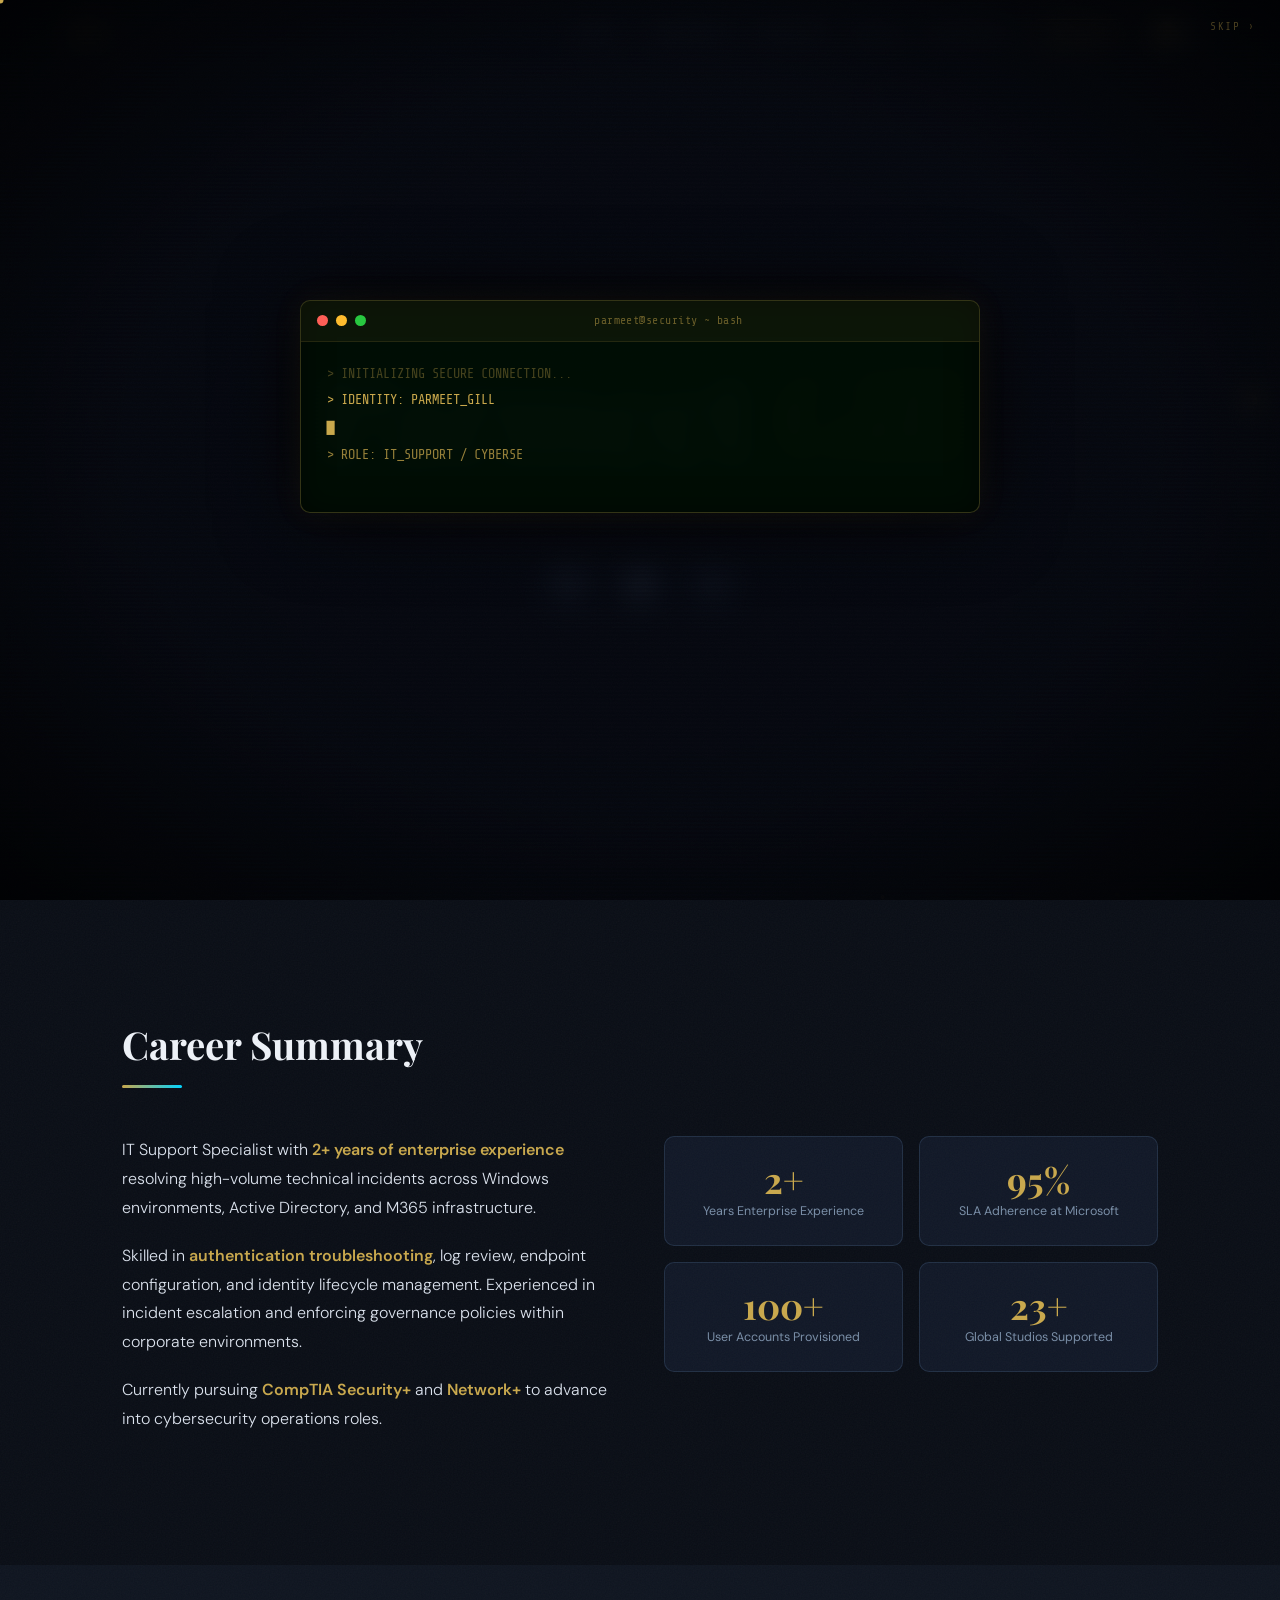
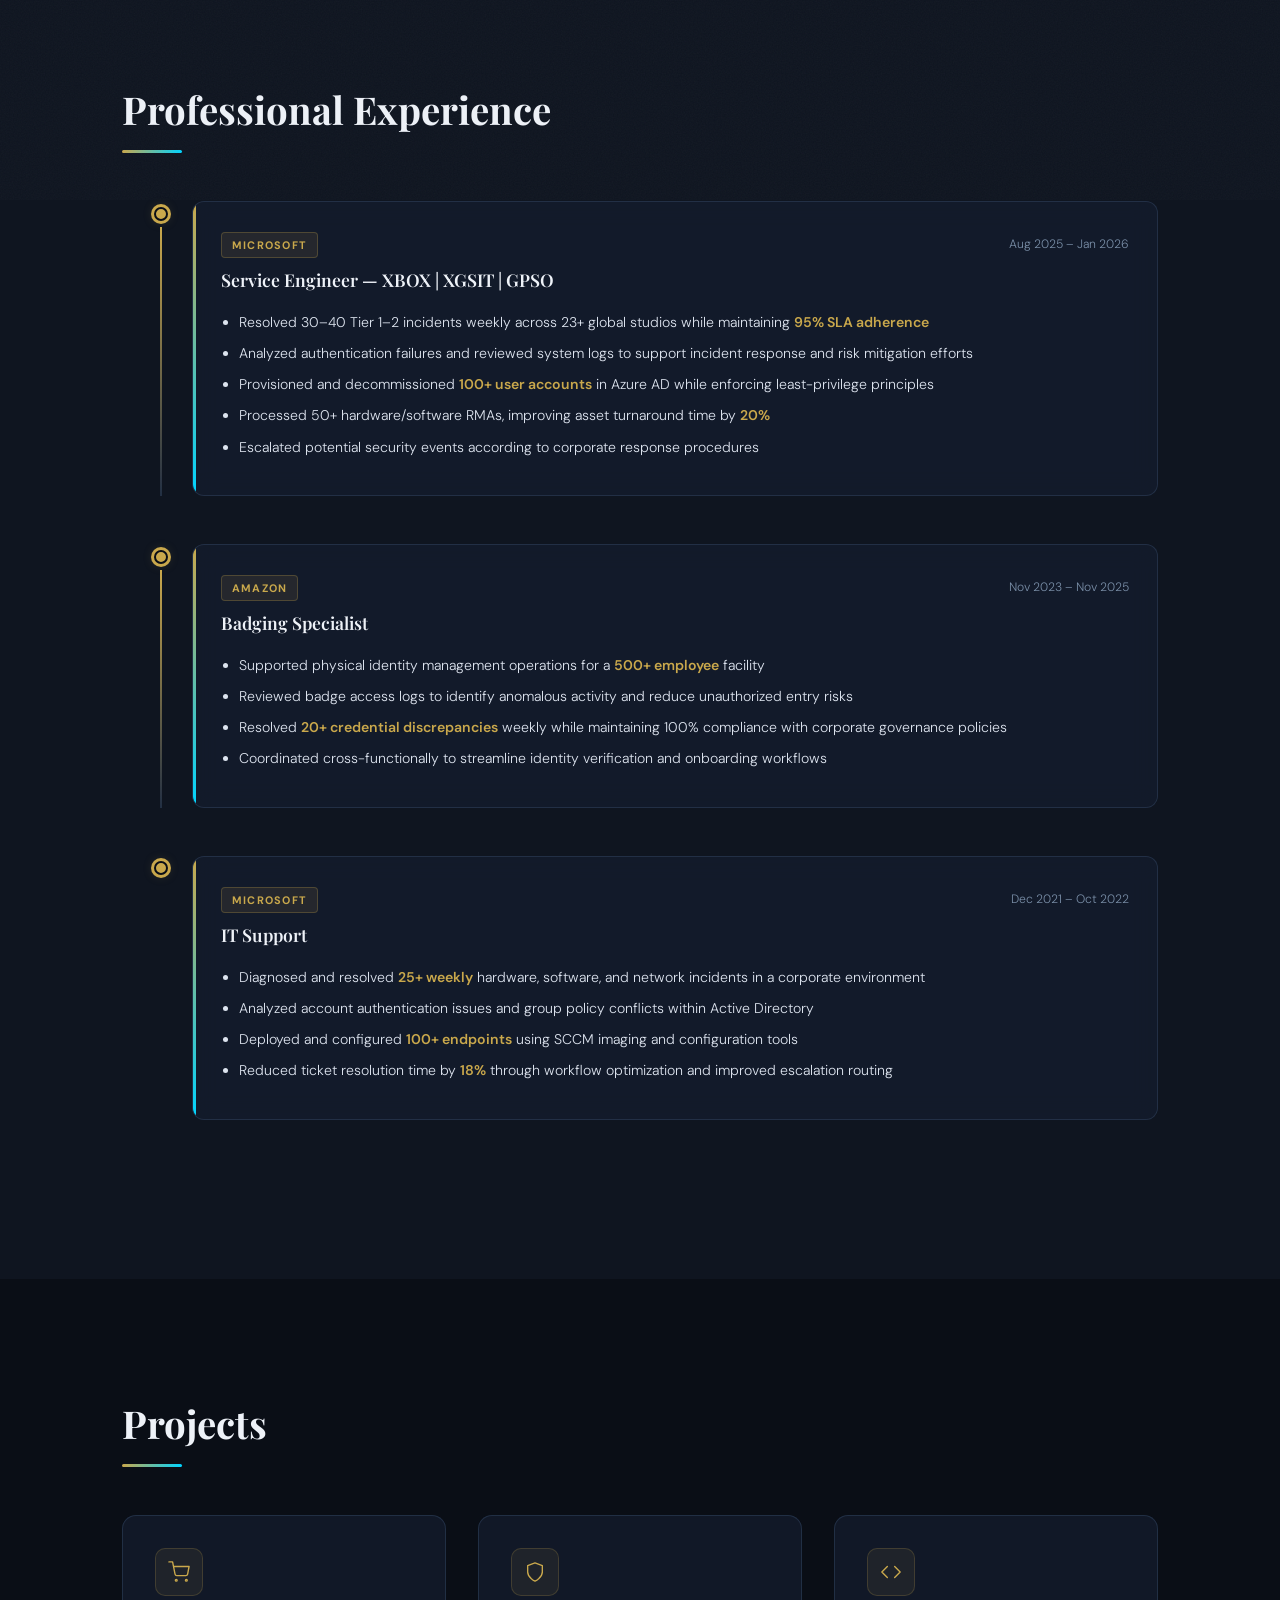
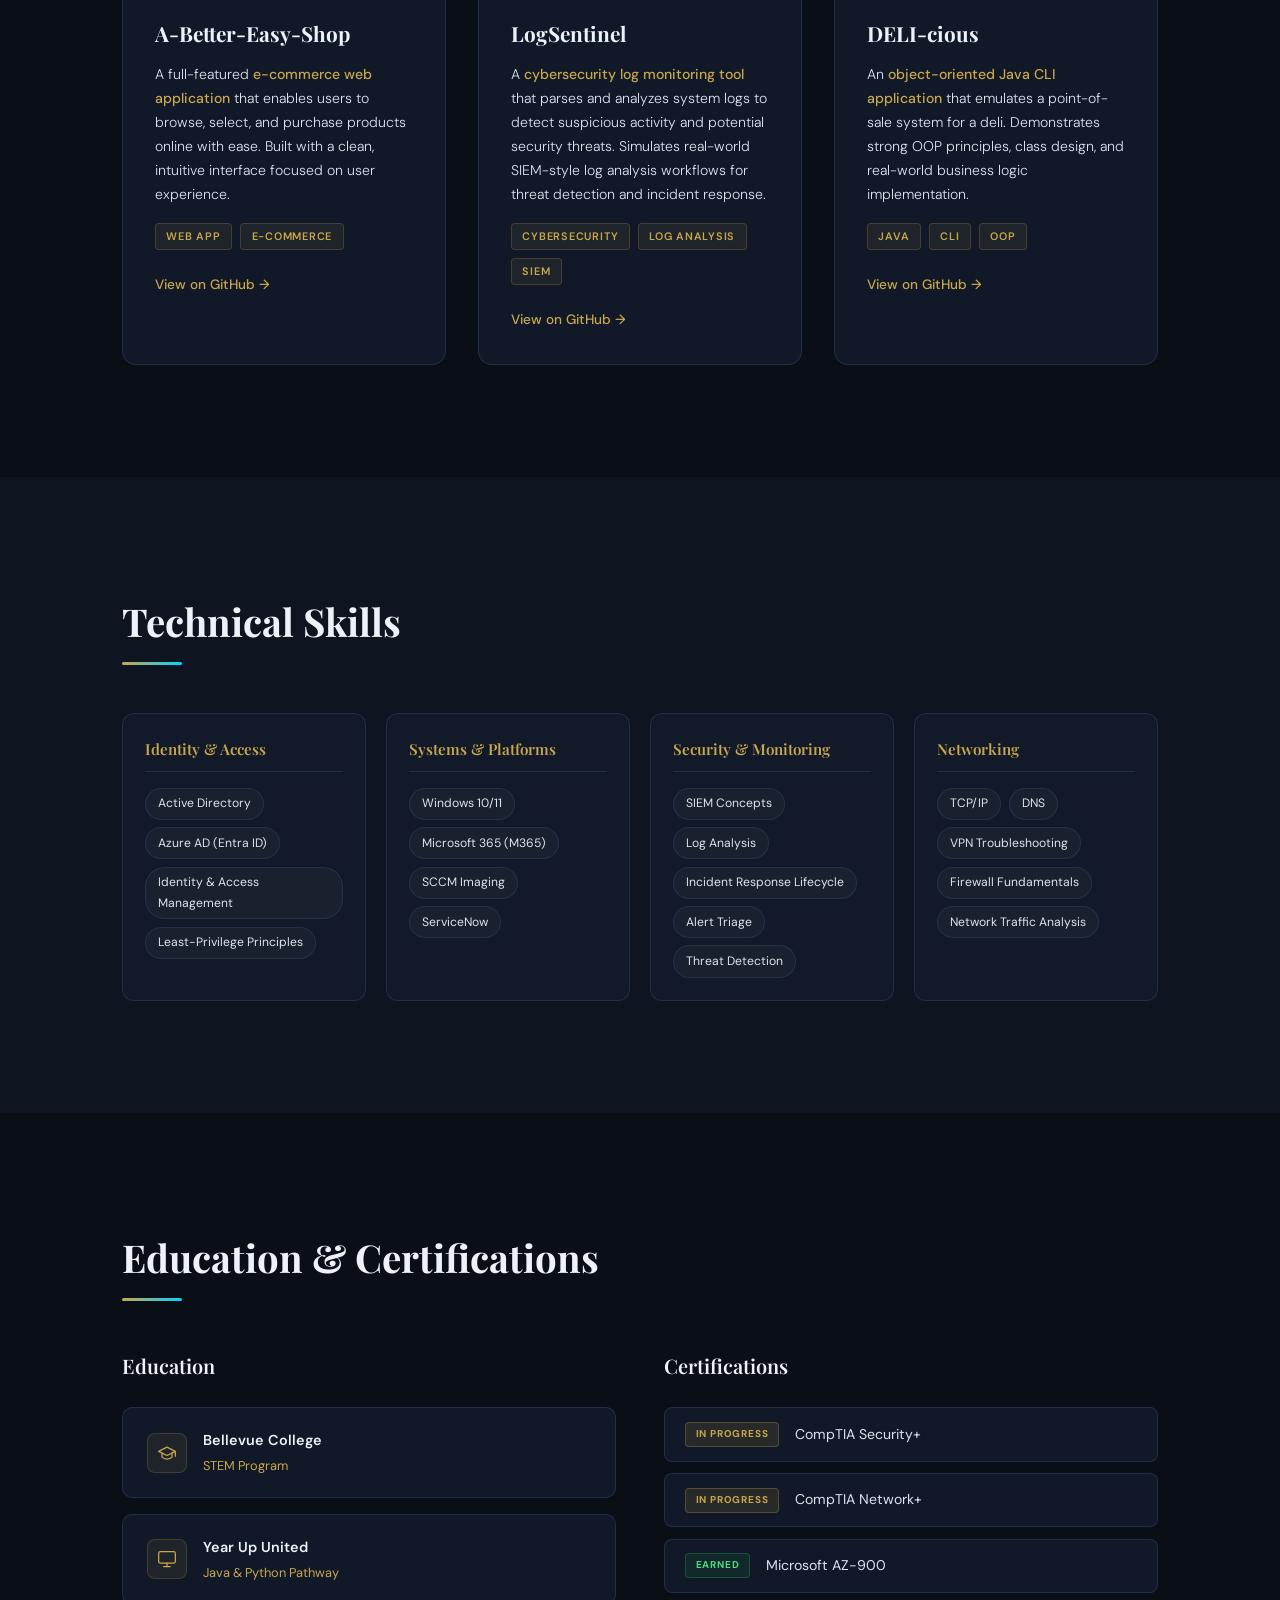
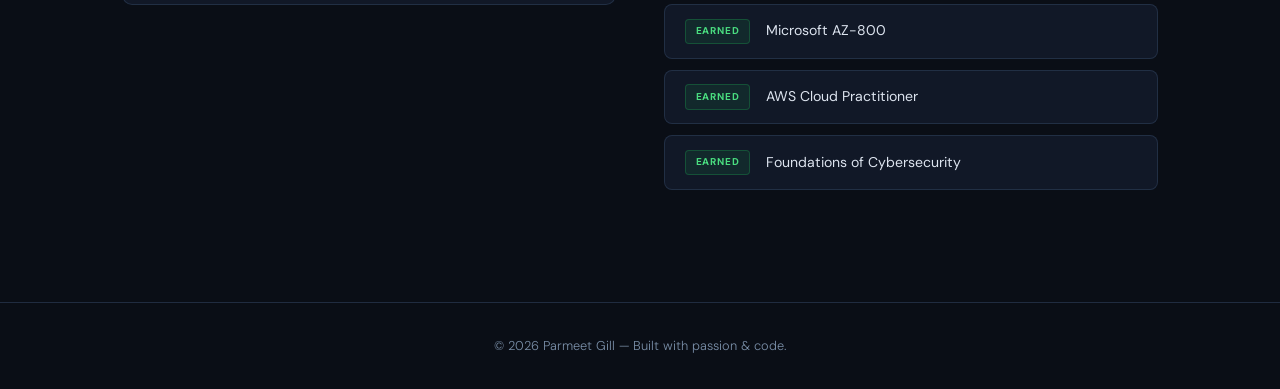
<file: index.html>
<!DOCTYPE html>
<html lang="en" data-theme="dark">
<head>
  <meta charset="UTF-8" />
  <meta name="viewport" content="width=device-width, initial-scale=1.0" />
  <title>Parmeet Gill — IT &amp; Cybersecurity Professional</title>
  <link rel="stylesheet" href="css/style.css" />
  <link rel="preconnect" href="https://fonts.googleapis.com" />
  <link rel="preconnect" href="https://fonts.gstatic.com" crossorigin />
  <link href="https://fonts.googleapis.com/css2?family=Playfair+Display:ital,wght@0,300;0,400;0,600;0,700;1,300;1,400&family=DM+Sans:ital,opsz,wght@0,9..40,300;0,9..40,400;0,9..40,500;0,9..40,600;1,9..40,300;1,9..40,400&family=Share+Tech+Mono&display=swap" rel="stylesheet" />
</head>
<body>

  <!-- ── CINEMATIC TERMINAL INTRO ── -->
  <div id="cinematic-intro" aria-label="Intro animation" role="presentation">
    <div class="intro-scanlines"></div>
    <div class="intro-crt-vignette"></div>
    <div class="intro-noise"></div>

    <div class="intro-terminal" id="introTerminal">
      <div class="terminal-header">
        <span class="t-dot red"></span>
        <span class="t-dot yellow"></span>
        <span class="t-dot green"></span>
        <span class="t-title">parmeet@security ~ bash</span>
      </div>
      <div class="terminal-body">
        <div id="terminalLines"></div>
        <span class="terminal-cursor" id="terminalCursor">█</span>
      </div>
    </div>

    <button class="intro-enter-btn" id="introEnterBtn" aria-label="Enter site">
      <span class="enter-bracket">[</span>
      <span class="enter-text">ENTER SITE</span>
      <span class="enter-bracket">]</span>
    </button>

    <button class="intro-skip" id="introSkip" aria-label="Skip intro">SKIP ›</button>
  </div>

  <!-- ── FILM GRAIN ── -->
  <div class="film-grain" aria-hidden="true"></div>

  <!-- ── VIGNETTE ── -->
  <div class="vignette" aria-hidden="true"></div>

  <!-- ── SCROLL PROGRESS ── -->
  <div id="scroll-progress" aria-hidden="true">
    <div id="scroll-progress-bar"></div>
  </div>

  <!-- ── CHAPTER NAVIGATION (right-side dots) ── -->
  <nav class="chapter-nav" id="chapterNav" aria-label="Page sections">
    <a href="#hero"       class="ch-dot" data-label="Top"        title="Top"></a>
    <a href="#about"      class="ch-dot" data-label="About"      title="About"></a>
    <a href="#experience" class="ch-dot" data-label="Experience" title="Experience"></a>
    <a href="#projects"   class="ch-dot" data-label="Projects"   title="Projects"></a>
    <a href="#skills"     class="ch-dot" data-label="Skills"     title="Skills"></a>
    <a href="#education"  class="ch-dot" data-label="Education"  title="Education"></a>
  </nav>

  <!-- ── CUSTOM CURSOR + TRAIL ── -->
  <div class="cursor-dot"  id="cursorDot"></div>
  <div class="cursor-ring" id="cursorRing"></div>
  <div id="cursorTrail"></div>

  <!-- ── INTERACTIVE CANVAS BACKGROUND ── -->
  <canvas id="bgCanvas"></canvas>

  <!-- ── NAVBAR ── -->
  <nav id="navbar">
    <div class="nav-inner">
      <a href="#hero" class="nav-logo">PG</a>
      <ul class="nav-links">
        <li><a href="#about">About</a></li>
        <li><a href="#experience">Experience</a></li>
        <li><a href="#projects">Projects</a></li>
        <li><a href="#skills">Skills</a></li>
        <li><a href="#education">Education</a></li>
        <li><a href="resume.html" target="_blank" class="nav-resume-btn">Resume</a></li>
      </ul>
      <button class="theme-toggle" id="themeToggle" aria-label="Toggle dark/light mode">
        <span class="toggle-track">
          <span class="toggle-thumb"></span>
          <span class="toggle-icon sun">☀</span>
          <span class="toggle-icon moon">☾</span>
        </span>
      </button>
      <button class="nav-hamburger" id="navHamburger" aria-label="Open menu">
        <span></span><span></span><span></span>
      </button>
    </div>
  </nav>

  <!-- ── MOBILE MENU ── -->
  <div class="mobile-menu" id="mobileMenu">
    <button class="mobile-close" id="mobileClose">✕</button>
    <ul>
      <li><a href="#about"      class="mobile-link">About</a></li>
      <li><a href="#experience" class="mobile-link">Experience</a></li>
      <li><a href="#projects"   class="mobile-link">Projects</a></li>
      <li><a href="#skills"     class="mobile-link">Skills</a></li>
      <li><a href="#education"  class="mobile-link">Education</a></li>
      <li><a href="resume.html" target="_blank" class="mobile-link">Resume ↗</a></li>
    </ul>
  </div>

  <main>

    <!-- ── HERO ── -->
    <section id="hero">
      <div class="hero-content" id="heroContent">
        <p class="hero-eyebrow">Hey, it's me</p>
        <h1 class="hero-name" data-split>Parmeet <span class="name-accent">Gill</span></h1>
        <p class="hero-tagline">IT Support Specialist &amp; Aspiring Cybersecurity Professional</p>
        <div class="hero-socials">

          <!-- GitHub -->
          <a href="https://github.com/ParmeetGill422" target="_blank" rel="noopener" class="social-icon" aria-label="GitHub">
            <svg viewBox="0 0 24 24" fill="currentColor"><path d="M12 0C5.374 0 0 5.373 0 12c0 5.302 3.438 9.8 8.207 11.387.599.111.793-.261.793-.577v-2.234c-3.338.726-4.033-1.416-4.033-1.416-.546-1.387-1.333-1.756-1.333-1.756-1.089-.745.083-.729.083-.729 1.205.084 1.839 1.237 1.839 1.237 1.07 1.834 2.807 1.304 3.492.997.107-.775.418-1.305.762-1.604-2.665-.305-5.467-1.334-5.467-5.931 0-1.311.469-2.381 1.236-3.221-.124-.303-.535-1.524.117-3.176 0 0 1.008-.322 3.301 1.23A11.509 11.509 0 0 1 12 5.803c1.02.005 2.047.138 3.006.404 2.291-1.552 3.297-1.23 3.297-1.23.653 1.653.242 2.874.118 3.176.77.84 1.235 1.911 1.235 3.221 0 4.609-2.807 5.624-5.479 5.921.43.372.823 1.102.823 2.222v3.293c0 .319.192.694.801.576C20.566 21.797 24 17.3 24 12c0-6.627-5.373-12-12-12z"/></svg>
          </a>

          <!-- LinkedIn -->
          <a href="https://www.linkedin.com/in/parmeet-gill57/" target="_blank" rel="noopener" class="social-icon" aria-label="LinkedIn">
            <svg viewBox="0 0 24 24" fill="currentColor"><path d="M20.447 20.452h-3.554v-5.569c0-1.328-.027-3.037-1.852-3.037-1.853 0-2.136 1.445-2.136 2.939v5.667H9.351V9h3.414v1.561h.046c.477-.9 1.637-1.85 3.37-1.85 3.601 0 4.267 2.37 4.267 5.455v6.286zM5.337 7.433a2.062 2.062 0 0 1-2.063-2.065 2.064 2.064 0 1 1 2.063 2.065zm1.782 13.019H3.555V9h3.564v11.452zM22.225 0H1.771C.792 0 0 .774 0 1.729v20.542C0 23.227.792 24 1.771 24h20.451C23.2 24 24 23.227 24 22.271V1.729C24 .774 23.2 0 22.222 0h.003z"/></svg>
          </a>

          <!-- Email (dropdown chooser) -->
          <div class="email-wrapper">
            <button class="social-icon" id="emailBtn" aria-label="Email" aria-expanded="false">
              <svg viewBox="0 0 24 24" fill="currentColor"><path d="M20 4H4c-1.103 0-2 .897-2 2v12c0 1.103.897 2 2 2h16c1.103 0 2-.897 2-2V6c0-1.103-.897-2-2-2zm0 2-8 5-8-5h16zm0 12H4V8.868l8 5 8-5V18z"/></svg>
            </button>
            <div class="email-dropdown" id="emailDropdown">
              <a href="https://mail.google.com/mail/?view=cm&to=parmeetgill422@gmail.com" target="_blank" rel="noopener" class="email-opt">
                <svg viewBox="0 0 24 24" fill="currentColor"><path d="M24 5.457v13.909c0 .904-.732 1.636-1.636 1.636h-3.819V11.73L12 16.64l-6.545-4.91v9.273H1.636A1.636 1.636 0 0 1 0 19.366V5.457c0-2.023 2.309-3.178 3.927-1.964L5.455 4.64 12 9.548l6.545-4.91 1.528-1.145C21.69 2.28 24 3.434 24 5.457z"/></svg>
                Gmail
              </a>
              <a href="mailto:parmeetgill422@gmail.com" class="email-opt">
                <svg viewBox="0 0 24 24" fill="currentColor"><path d="M7.88 12.04q0 .45-.11.87-.1.41-.33.74-.22.33-.58.52-.37.2-.87.2t-.85-.2q-.35-.21-.57-.55-.22-.33-.33-.75-.1-.42-.1-.83 0-.42.1-.83.11-.43.33-.75.22-.33.57-.54.36-.2.85-.2.5 0 .87.2.36.2.58.54.22.32.33.75.11.42.11.83zm2.12 0q0-.68-.2-1.3-.21-.6-.59-1.06-.37-.45-.9-.72-.52-.26-1.2-.26-.54 0-.97.2-.43.18-.74.48v-.55H5.1v7.37h1.31v-2.6q.29.27.71.43.42.16.92.16.68 0 1.2-.26.54-.27.9-.73.38-.46.59-1.07.2-.6.2-1.29zm4.93 0q0 .45-.11.87-.1.41-.33.74-.22.33-.58.52-.37.2-.87.2t-.85-.2q-.35-.21-.57-.55-.22-.33-.33-.75-.1-.42-.1-.83 0-.42.1-.83.11-.43.33-.75.22-.33.57-.54.36-.2.85-.2.5 0 .87.2.36.2.58.54.22.32.33.75.11.42.11.83zm2.12 0q0-.68-.2-1.3-.21-.6-.59-1.06-.37-.45-.9-.72-.52-.26-1.2-.26-.54 0-.97.2-.43.18-.74.48v-.55h-1.22v7.37h1.31v-2.6q.29.27.71.43.42.16.92.16.68 0 1.2-.26.54-.27.9-.73.38-.46.59-1.07.2-.6.2-1.29zm3.06 3.56q.39 0 .72-.07.34-.08.56-.2v-1.16q-.22.11-.5.17-.27.07-.55.07-.67 0-1.03-.42-.37-.44-.37-1.22 0-.78.36-1.21.37-.43 1.06-.43.26 0 .52.06.25.07.47.18V9.84q-.24-.11-.56-.17-.32-.07-.68-.07-.91 0-1.57.33-.66.33-1.01.93-.35.6-.35 1.41 0 .8.35 1.4.35.6 1.01.92.66.33 1.57.33zm4.78-6.05v6h-1.31V9.55h1.31zm0-2.28v1.28h-1.31V7.27h1.31z"/></svg>
                Outlook
              </a>
            </div>
          </div>

        </div>
      </div>
      <div class="hero-scroll-hint">
        <span>Scroll</span>
        <div class="scroll-line"></div>
      </div>
    </section>

    <!-- ── ABOUT ── -->
    <section id="about" class="section">
      <div class="container">
        <h2 class="section-title reveal-title">Career Summary</h2>
        <div class="about-grid">
          <div class="about-text" data-aos>
            <p>IT Support Specialist with <strong>2+ years of enterprise experience</strong> resolving high-volume technical incidents across Windows environments, Active Directory, and M365 infrastructure.</p>
            <p>Skilled in <strong>authentication troubleshooting</strong>, log review, endpoint configuration, and identity lifecycle management. Experienced in incident escalation and enforcing governance policies within corporate environments.</p>
            <p>Currently pursuing <strong>CompTIA Security+</strong> and <strong>Network+</strong> to advance into cybersecurity operations roles.</p>
          </div>
          <div class="about-stats">
            <div class="stat-card" data-count="2" data-suffix="+">
              <span class="stat-num">2+</span>
              <span class="stat-label">Years Enterprise Experience</span>
            </div>
            <div class="stat-card" data-count="95" data-suffix="%">
              <span class="stat-num">95%</span>
              <span class="stat-label">SLA Adherence at Microsoft</span>
            </div>
            <div class="stat-card" data-count="100" data-suffix="+">
              <span class="stat-num">100+</span>
              <span class="stat-label">User Accounts Provisioned</span>
            </div>
            <div class="stat-card" data-count="23" data-suffix="+">
              <span class="stat-num">23+</span>
              <span class="stat-label">Global Studios Supported</span>
            </div>
          </div>
        </div>
      </div>
    </section>

    <!-- ── EXPERIENCE ── -->
    <section id="experience" class="section section-alt">
      <div class="container">
        <h2 class="section-title reveal-title">Professional Experience</h2>
        <div class="timeline">

          <div class="timeline-item" data-aos>
            <div class="timeline-marker">
              <div class="timeline-dot"></div>
              <div class="timeline-line"></div>
            </div>
            <div class="timeline-card">
              <div class="timeline-header">
                <div>
                  <span class="company-tag">Microsoft</span>
                  <h3 class="job-title">Service Engineer — XBOX | XGSIT | GPSO</h3>
                </div>
                <span class="job-date">Aug 2025 – Jan 2026</span>
              </div>
              <ul class="job-bullets">
                <li>Resolved 30–40 Tier 1–2 incidents weekly across 23+ global studios while maintaining <strong>95% SLA adherence</strong></li>
                <li>Analyzed authentication failures and reviewed system logs to support incident response and risk mitigation efforts</li>
                <li>Provisioned and decommissioned <strong>100+ user accounts</strong> in Azure AD while enforcing least-privilege principles</li>
                <li>Processed 50+ hardware/software RMAs, improving asset turnaround time by <strong>20%</strong></li>
                <li>Escalated potential security events according to corporate response procedures</li>
              </ul>
            </div>
          </div>

          <div class="timeline-item" data-aos>
            <div class="timeline-marker">
              <div class="timeline-dot"></div>
              <div class="timeline-line"></div>
            </div>
            <div class="timeline-card">
              <div class="timeline-header">
                <div>
                  <span class="company-tag">Amazon</span>
                  <h3 class="job-title">Badging Specialist</h3>
                </div>
                <span class="job-date">Nov 2023 – Nov 2025</span>
              </div>
              <ul class="job-bullets">
                <li>Supported physical identity management operations for a <strong>500+ employee</strong> facility</li>
                <li>Reviewed badge access logs to identify anomalous activity and reduce unauthorized entry risks</li>
                <li>Resolved <strong>20+ credential discrepancies</strong> weekly while maintaining 100% compliance with corporate governance policies</li>
                <li>Coordinated cross-functionally to streamline identity verification and onboarding workflows</li>
              </ul>
            </div>
          </div>

          <div class="timeline-item" data-aos>
            <div class="timeline-marker">
              <div class="timeline-dot"></div>
            </div>
            <div class="timeline-card">
              <div class="timeline-header">
                <div>
                  <span class="company-tag">Microsoft</span>
                  <h3 class="job-title">IT Support</h3>
                </div>
                <span class="job-date">Dec 2021 – Oct 2022</span>
              </div>
              <ul class="job-bullets">
                <li>Diagnosed and resolved <strong>25+ weekly</strong> hardware, software, and network incidents in a corporate environment</li>
                <li>Analyzed account authentication issues and group policy conflicts within Active Directory</li>
                <li>Deployed and configured <strong>100+ endpoints</strong> using SCCM imaging and configuration tools</li>
                <li>Reduced ticket resolution time by <strong>18%</strong> through workflow optimization and improved escalation routing</li>
              </ul>
            </div>
          </div>

        </div>
      </div>
    </section>

    <!-- ── PROJECTS ── -->
    <section id="projects" class="section">
      <div class="container">
        <h2 class="section-title reveal-title">Projects</h2>
        <div class="projects-grid">

          <div class="project-card" data-aos>
            <div class="project-icon-wrap" aria-hidden="true">
              <svg viewBox="0 0 24 24" fill="none" stroke="currentColor" stroke-width="1.5" stroke-linecap="round" stroke-linejoin="round">
                <circle cx="9" cy="21" r="1"/><circle cx="20" cy="21" r="1"/>
                <path d="M1 1h4l2.68 13.39a2 2 0 0 0 2 1.61h9.72a2 2 0 0 0 2-1.61L23 6H6"/>
              </svg>
            </div>
            <h3 class="project-name">A-Better-Easy-Shop</h3>
            <p class="project-desc">A full-featured <strong>e-commerce web application</strong> that enables users to browse, select, and purchase products online with ease. Built with a clean, intuitive interface focused on user experience.</p>
            <div class="project-tags">
              <span class="tag">Web App</span>
              <span class="tag">E-Commerce</span>
            </div>
            <a href="https://github.com/ParmeetGill422/A-Better-Easy-Shop" target="_blank" rel="noopener" class="project-link">View on GitHub →</a>
          </div>

          <div class="project-card" data-aos>
            <div class="project-icon-wrap" aria-hidden="true">
              <svg viewBox="0 0 24 24" fill="none" stroke="currentColor" stroke-width="1.5" stroke-linecap="round" stroke-linejoin="round">
                <path d="M12 22s8-4 8-10V5l-8-3-8 3v7c0 6 8 10 8 10z"/>
              </svg>
            </div>
            <h3 class="project-name">LogSentinel</h3>
            <p class="project-desc">A <strong>cybersecurity log monitoring tool</strong> that parses and analyzes system logs to detect suspicious activity and potential security threats. Simulates real-world SIEM-style log analysis workflows for threat detection and incident response.</p>
            <div class="project-tags">
              <span class="tag">Cybersecurity</span>
              <span class="tag">Log Analysis</span>
              <span class="tag">SIEM</span>
            </div>
            <a href="https://github.com/ParmeetGill422/LogSentinel" target="_blank" rel="noopener" class="project-link">View on GitHub →</a>
          </div>

          <div class="project-card" data-aos>
            <div class="project-icon-wrap" aria-hidden="true">
              <svg viewBox="0 0 24 24" fill="none" stroke="currentColor" stroke-width="1.5" stroke-linecap="round" stroke-linejoin="round">
                <polyline points="16 18 22 12 16 6"/><polyline points="8 6 2 12 8 18"/>
              </svg>
            </div>
            <h3 class="project-name">DELI-cious</h3>
            <p class="project-desc">An <strong>object-oriented Java CLI application</strong> that emulates a point-of-sale system for a deli. Demonstrates strong OOP principles, class design, and real-world business logic implementation.</p>
            <div class="project-tags">
              <span class="tag">Java</span>
              <span class="tag">CLI</span>
              <span class="tag">OOP</span>
            </div>
            <a href="https://github.com/ParmeetGill422/DELI-cious" target="_blank" rel="noopener" class="project-link">View on GitHub →</a>
          </div>

        </div>
      </div>
    </section>

    <!-- ── SKILLS ── -->
    <section id="skills" class="section section-alt">
      <div class="container">
        <h2 class="section-title reveal-title">Technical Skills</h2>
        <div class="skills-grid">

          <div class="skill-group" data-aos>
            <h4 class="skill-group-title">Identity &amp; Access</h4>
            <div class="skill-pills">
              <span class="pill">Active Directory</span>
              <span class="pill">Azure AD (Entra ID)</span>
              <span class="pill">Identity &amp; Access Management</span>
              <span class="pill">Least-Privilege Principles</span>
            </div>
          </div>

          <div class="skill-group" data-aos>
            <h4 class="skill-group-title">Systems &amp; Platforms</h4>
            <div class="skill-pills">
              <span class="pill">Windows 10/11</span>
              <span class="pill">Microsoft 365 (M365)</span>
              <span class="pill">SCCM Imaging</span>
              <span class="pill">ServiceNow</span>
            </div>
          </div>

          <div class="skill-group" data-aos>
            <h4 class="skill-group-title">Security &amp; Monitoring</h4>
            <div class="skill-pills">
              <span class="pill">SIEM Concepts</span>
              <span class="pill">Log Analysis</span>
              <span class="pill">Incident Response Lifecycle</span>
              <span class="pill">Alert Triage</span>
              <span class="pill">Threat Detection</span>
            </div>
          </div>

          <div class="skill-group" data-aos>
            <h4 class="skill-group-title">Networking</h4>
            <div class="skill-pills">
              <span class="pill">TCP/IP</span>
              <span class="pill">DNS</span>
              <span class="pill">VPN Troubleshooting</span>
              <span class="pill">Firewall Fundamentals</span>
              <span class="pill">Network Traffic Analysis</span>
            </div>
          </div>

        </div>
      </div>
    </section>

    <!-- ── EDUCATION & CERTS ── -->
    <section id="education" class="section">
      <div class="container">
        <h2 class="section-title reveal-title">Education &amp; Certifications</h2>
        <div class="edu-certs-grid">

          <div class="edu-col">
            <h3 class="subsection-title">Education</h3>
            <div class="edu-card" data-aos>
              <div class="edu-icon-wrap" aria-hidden="true">
                <svg viewBox="0 0 24 24" fill="none" stroke="currentColor" stroke-width="1.5" stroke-linecap="round" stroke-linejoin="round">
                  <path d="M22 10v6M2 10l10-5 10 5-10 5z"/><path d="M6 12v5c3 3 9 3 12 0v-5"/>
                </svg>
              </div>
              <div>
                <p class="edu-school">Bellevue College</p>
                <p class="edu-program">STEM Program</p>
              </div>
            </div>
            <div class="edu-card" data-aos>
              <div class="edu-icon-wrap" aria-hidden="true">
                <svg viewBox="0 0 24 24" fill="none" stroke="currentColor" stroke-width="1.5" stroke-linecap="round" stroke-linejoin="round">
                  <rect x="2" y="3" width="20" height="14" rx="2"/><path d="M8 21h8M12 17v4"/>
                </svg>
              </div>
              <div>
                <p class="edu-school">Year Up United</p>
                <p class="edu-program">Java &amp; Python Pathway</p>
              </div>
            </div>
          </div>

          <div class="cert-col">
            <h3 class="subsection-title">Certifications</h3>
            <div class="certs-list">
              <div class="cert-item" data-aos>
                <div class="cert-status in-progress">In Progress</div>
                <p class="cert-name">CompTIA Security+</p>
              </div>
              <div class="cert-item" data-aos>
                <div class="cert-status in-progress">In Progress</div>
                <p class="cert-name">CompTIA Network+</p>
              </div>
              <div class="cert-item" data-aos>
                <div class="cert-status earned">Earned</div>
                <p class="cert-name">Microsoft AZ-900</p>
              </div>
              <div class="cert-item" data-aos>
                <div class="cert-status earned">Earned</div>
                <p class="cert-name">Microsoft AZ-800</p>
              </div>
              <div class="cert-item" data-aos>
                <div class="cert-status earned">Earned</div>
                <p class="cert-name">AWS Cloud Practitioner</p>
              </div>
              <div class="cert-item" data-aos>
                <div class="cert-status earned">Earned</div>
                <p class="cert-name">Foundations of Cybersecurity</p>
              </div>
            </div>
          </div>

        </div>
      </div>
    </section>

  </main>

  <!-- ── FOOTER ── -->
  <footer>
    <p>© 2026 Parmeet Gill — Built with passion &amp; code.</p>
  </footer>

  <script src="js/script.js"></script>
</body>
</html>
</file>
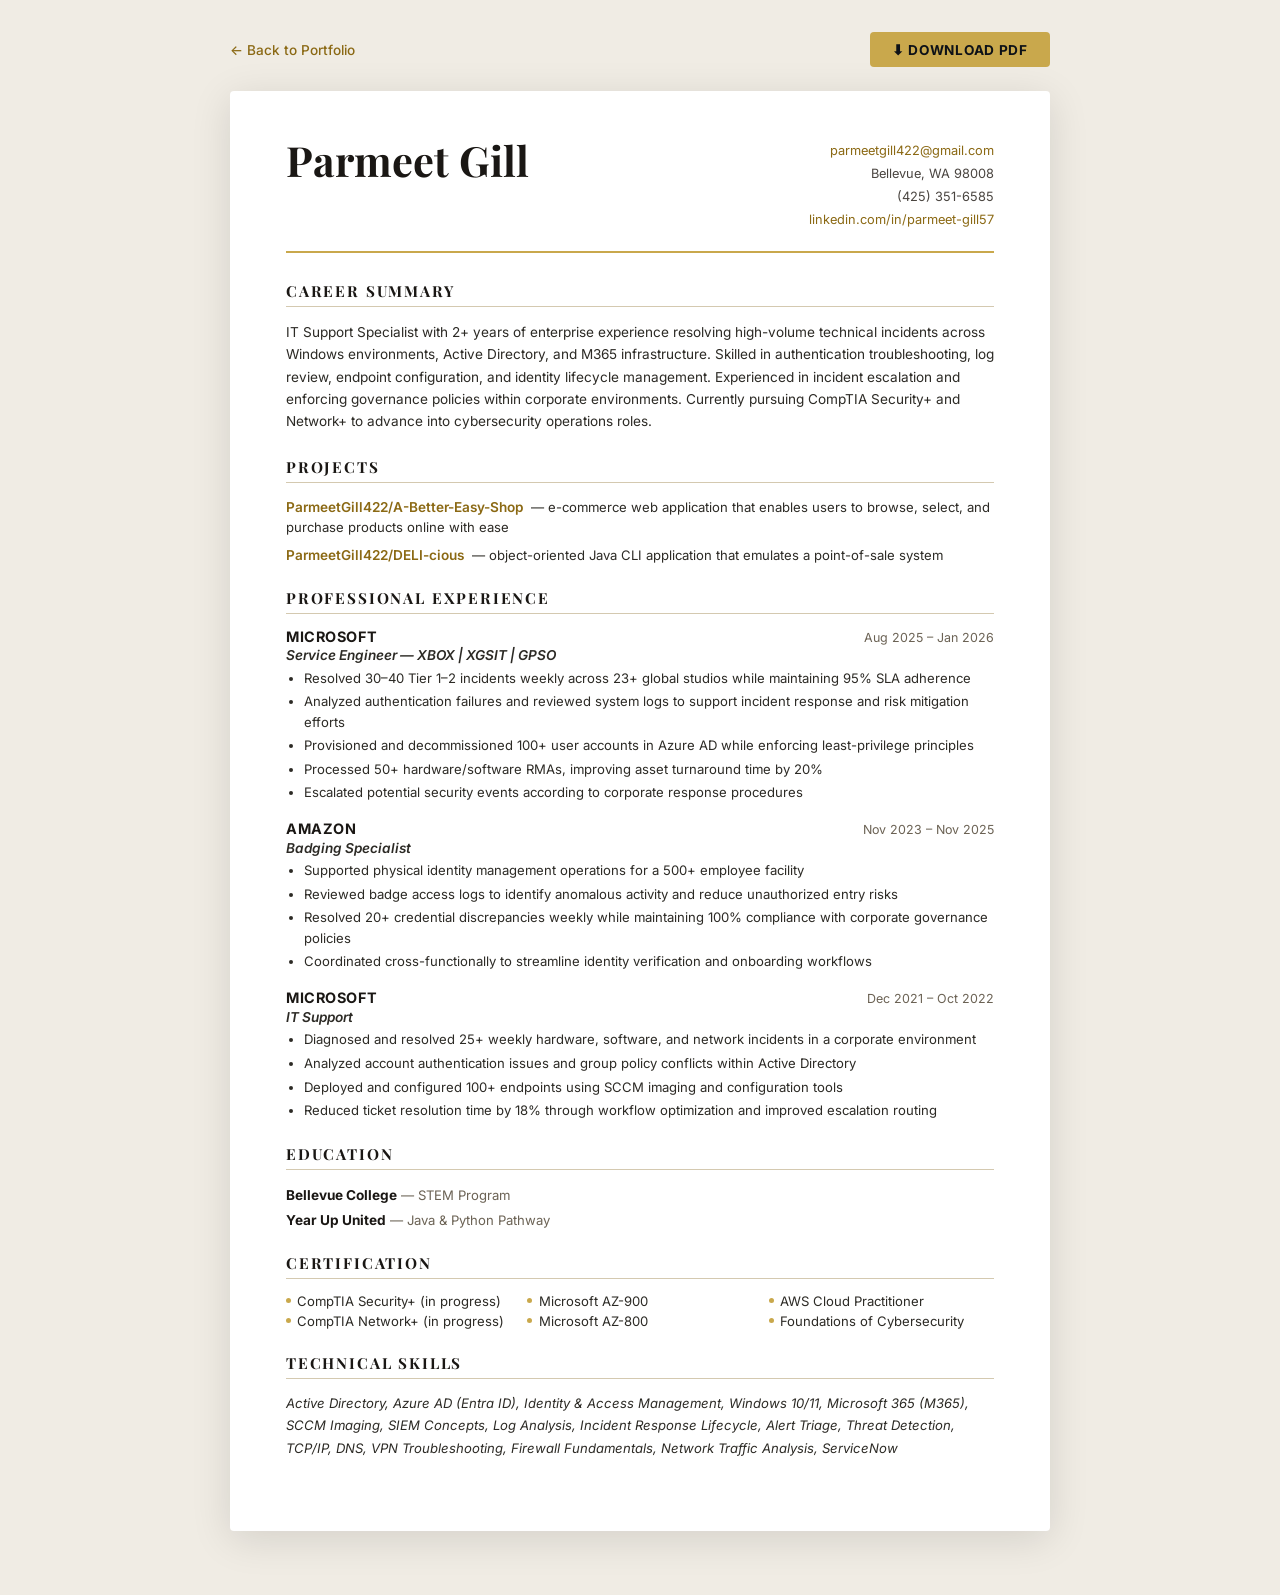
<file: resume.html>
<!DOCTYPE html>
<html lang="en">
<head>
  <meta charset="UTF-8" />
  <meta name="viewport" content="width=device-width, initial-scale=1.0" />
  <title>Parmeet Gill — Resume</title>
  <link rel="preconnect" href="https://fonts.googleapis.com" />
  <link rel="preconnect" href="https://fonts.gstatic.com" crossorigin />
  <link href="https://fonts.googleapis.com/css2?family=Playfair+Display:wght@400;700&family=Inter:wght@300;400;500;600&display=swap" rel="stylesheet" />
  <style>
    /* ── SCREEN STYLES ── */
    * { box-sizing: border-box; margin: 0; padding: 0; }

    body {
      font-family: 'Inter', sans-serif;
      background: #f0ece4;
      color: #1a1714;
      min-height: 100vh;
      padding: 2rem 1rem 4rem;
    }

    /* Download bar */
    .download-bar {
      max-width: 820px;
      margin: 0 auto 1.5rem;
      display: flex;
      justify-content: space-between;
      align-items: center;
      gap: 1rem;
      flex-wrap: wrap;
    }

    .back-link {
      font-size: 0.85rem;
      color: #8b6914;
      text-decoration: none;
      display: flex;
      align-items: center;
      gap: 0.4rem;
      font-weight: 500;
      transition: color 0.2s;
    }
    .back-link:hover { color: #c9a84c; }

    .download-btn {
      display: inline-flex;
      align-items: center;
      gap: 0.5rem;
      background: #c9a84c;
      color: #0d1117;
      font-size: 0.85rem;
      font-weight: 700;
      letter-spacing: 0.05em;
      text-transform: uppercase;
      padding: 0.6rem 1.4rem;
      border-radius: 4px;
      border: none;
      cursor: pointer;
      transition: background 0.2s, transform 0.2s;
      font-family: 'Inter', sans-serif;
    }
    .download-btn:hover {
      background: #e0c472;
      transform: translateY(-1px);
    }

    /* Resume paper */
    .resume {
      max-width: 820px;
      margin: 0 auto;
      background: #ffffff;
      padding: 3rem 3.5rem;
      box-shadow: 0 8px 40px rgba(0,0,0,0.12);
      border-radius: 4px;
    }

    /* Header */
    .r-header {
      display: flex;
      justify-content: space-between;
      align-items: flex-start;
      margin-bottom: 1.75rem;
      padding-bottom: 1.25rem;
      border-bottom: 2px solid #c9a84c;
      flex-wrap: wrap;
      gap: 1rem;
    }

    .r-name {
      font-family: 'Playfair Display', serif;
      font-size: 2.6rem;
      font-weight: 700;
      color: #1a1714;
      line-height: 1;
    }

    .r-contact {
      text-align: right;
      font-size: 0.8rem;
      color: #4a4540;
      line-height: 1.8;
    }
    .r-contact a { color: #8b6914; text-decoration: none; }
    .r-contact a:hover { text-decoration: underline; }

    /* Sections */
    .r-section { margin-bottom: 1.5rem; }

    .r-section-title {
      font-family: 'Playfair Display', serif;
      font-size: 0.95rem;
      font-weight: 700;
      text-transform: uppercase;
      letter-spacing: 0.12em;
      color: #1a1714;
      border-bottom: 1px solid #d4c9b0;
      padding-bottom: 0.3rem;
      margin-bottom: 0.85rem;
    }

    /* Summary */
    .r-summary {
      font-size: 0.85rem;
      color: #2c2a25;
      line-height: 1.65;
    }

    /* Projects */
    .r-project { margin-bottom: 0.5rem; }
    .r-project-title {
      font-size: 0.85rem;
      font-weight: 600;
      color: #8b6914;
      text-decoration: none;
    }
    .r-project-title:hover { text-decoration: underline; }
    .r-project-desc {
      font-size: 0.82rem;
      color: #2c2a25;
      display: inline;
    }

    /* Experience */
    .r-job { margin-bottom: 1.1rem; }

    .r-job-header {
      display: flex;
      justify-content: space-between;
      align-items: baseline;
      flex-wrap: wrap;
      gap: 0.25rem;
      margin-bottom: 0.15rem;
    }

    .r-company {
      font-size: 0.9rem;
      font-weight: 700;
      color: #1a1714;
      text-transform: uppercase;
      letter-spacing: 0.04em;
    }

    .r-job-title {
      font-size: 0.85rem;
      font-weight: 600;
      color: #2c2a25;
      font-style: italic;
    }

    .r-date {
      font-size: 0.78rem;
      color: #6b6254;
      white-space: nowrap;
    }

    .r-bullets {
      padding-left: 1.1rem;
      margin-top: 0.3rem;
    }
    .r-bullets li {
      font-size: 0.82rem;
      color: #2c2a25;
      line-height: 1.55;
      margin-bottom: 0.2rem;
      list-style-type: disc;
    }

    /* Education */
    .r-edu-item {
      display: flex;
      justify-content: space-between;
      margin-bottom: 0.35rem;
      flex-wrap: wrap;
    }
    .r-edu-school { font-size: 0.85rem; font-weight: 700; color: #1a1714; }
    .r-edu-program { font-size: 0.82rem; color: #6b6254; }

    /* Certifications */
    .r-certs-grid {
      display: grid;
      grid-template-columns: repeat(3, 1fr);
      gap: 0.25rem 1rem;
    }
    .r-cert {
      font-size: 0.82rem;
      color: #2c2a25;
      display: flex;
      align-items: center;
      gap: 0.4rem;
    }
    .r-cert-dot {
      width: 5px; height: 5px;
      border-radius: 50%;
      background: #c9a84c;
      flex-shrink: 0;
    }

    /* Skills */
    .r-skills {
      font-size: 0.82rem;
      color: #2c2a25;
      line-height: 1.7;
      font-style: italic;
    }

    /* ── PRINT STYLES ── */
    @media print {
      body {
        background: white;
        padding: 0;
      }
      .download-bar { display: none !important; }
      .resume {
        box-shadow: none;
        padding: 0.5in 0.6in;
        border-radius: 0;
        max-width: 100%;
      }
      a { color: inherit !important; }
      @page {
        size: letter;
        margin: 0;
      }
    }
  </style>
</head>
<body>

  <!-- Download Bar (hidden on print) -->
  <div class="download-bar">
    <a href="index.html" class="back-link">← Back to Portfolio</a>
    <button class="download-btn" onclick="window.print()">
      ⬇ Download PDF
    </button>
  </div>

  <!-- Resume Paper -->
  <div class="resume">

    <!-- Header -->
    <div class="r-header">
      <div class="r-name">Parmeet Gill</div>
      <div class="r-contact">
        <a href="mailto:parmeetgill422@gmail.com">parmeetgill422@gmail.com</a><br />
        Bellevue, WA 98008<br />
        (425) 351-6585<br />
        <a href="https://www.linkedin.com/in/parmeet-gill57/" target="_blank">linkedin.com/in/parmeet-gill57</a>
      </div>
    </div>

    <!-- Career Summary -->
    <div class="r-section">
      <div class="r-section-title">Career Summary</div>
      <p class="r-summary">
        IT Support Specialist with 2+ years of enterprise experience resolving high-volume technical incidents across
        Windows environments, Active Directory, and M365 infrastructure. Skilled in authentication troubleshooting,
        log review, endpoint configuration, and identity lifecycle management. Experienced in incident escalation and
        enforcing governance policies within corporate environments. Currently pursuing CompTIA Security+ and Network+
        to advance into cybersecurity operations roles.
      </p>
    </div>

    <!-- Projects -->
    <div class="r-section">
      <div class="r-section-title">Projects</div>
      <div class="r-project">
        <a class="r-project-title" href="https://github.com/ParmeetGill422/A-Better-Easy-Shop" target="_blank">ParmeetGill422/A-Better-Easy-Shop</a>
        <span class="r-project-desc"> &nbsp;— e-commerce web application that enables users to browse, select, and purchase products online with ease</span>
      </div>
      <div class="r-project">
        <a class="r-project-title" href="https://github.com/ParmeetGill422/DELI-cious" target="_blank">ParmeetGill422/DELI-cious</a>
        <span class="r-project-desc"> &nbsp;— object-oriented Java CLI application that emulates a point-of-sale system</span>
      </div>
    </div>

    <!-- Professional Experience -->
    <div class="r-section">
      <div class="r-section-title">Professional Experience</div>

      <div class="r-job">
        <div class="r-job-header">
          <span class="r-company">Microsoft</span>
          <span class="r-date">Aug 2025 – Jan 2026</span>
        </div>
        <div class="r-job-title">Service Engineer — XBOX | XGSIT | GPSO</div>
        <ul class="r-bullets">
          <li>Resolved 30–40 Tier 1–2 incidents weekly across 23+ global studios while maintaining 95% SLA adherence</li>
          <li>Analyzed authentication failures and reviewed system logs to support incident response and risk mitigation efforts</li>
          <li>Provisioned and decommissioned 100+ user accounts in Azure AD while enforcing least-privilege principles</li>
          <li>Processed 50+ hardware/software RMAs, improving asset turnaround time by 20%</li>
          <li>Escalated potential security events according to corporate response procedures</li>
        </ul>
      </div>

      <div class="r-job">
        <div class="r-job-header">
          <span class="r-company">Amazon</span>
          <span class="r-date">Nov 2023 – Nov 2025</span>
        </div>
        <div class="r-job-title">Badging Specialist</div>
        <ul class="r-bullets">
          <li>Supported physical identity management operations for a 500+ employee facility</li>
          <li>Reviewed badge access logs to identify anomalous activity and reduce unauthorized entry risks</li>
          <li>Resolved 20+ credential discrepancies weekly while maintaining 100% compliance with corporate governance policies</li>
          <li>Coordinated cross-functionally to streamline identity verification and onboarding workflows</li>
        </ul>
      </div>

      <div class="r-job">
        <div class="r-job-header">
          <span class="r-company">Microsoft</span>
          <span class="r-date">Dec 2021 – Oct 2022</span>
        </div>
        <div class="r-job-title">IT Support</div>
        <ul class="r-bullets">
          <li>Diagnosed and resolved 25+ weekly hardware, software, and network incidents in a corporate environment</li>
          <li>Analyzed account authentication issues and group policy conflicts within Active Directory</li>
          <li>Deployed and configured 100+ endpoints using SCCM imaging and configuration tools</li>
          <li>Reduced ticket resolution time by 18% through workflow optimization and improved escalation routing</li>
        </ul>
      </div>
    </div>

    <!-- Education -->
    <div class="r-section">
      <div class="r-section-title">Education</div>
      <div class="r-edu-item">
        <div>
          <span class="r-edu-school">Bellevue College</span>
          <span class="r-edu-program"> — STEM Program</span>
        </div>
      </div>
      <div class="r-edu-item">
        <div>
          <span class="r-edu-school">Year Up United</span>
          <span class="r-edu-program"> — Java &amp; Python Pathway</span>
        </div>
      </div>
    </div>

    <!-- Certifications -->
    <div class="r-section">
      <div class="r-section-title">Certification</div>
      <div class="r-certs-grid">
        <div class="r-cert"><div class="r-cert-dot"></div> CompTIA Security+ (in progress)</div>
        <div class="r-cert"><div class="r-cert-dot"></div> Microsoft AZ-900</div>
        <div class="r-cert"><div class="r-cert-dot"></div> AWS Cloud Practitioner</div>
        <div class="r-cert"><div class="r-cert-dot"></div> CompTIA Network+ (in progress)</div>
        <div class="r-cert"><div class="r-cert-dot"></div> Microsoft AZ-800</div>
        <div class="r-cert"><div class="r-cert-dot"></div> Foundations of Cybersecurity</div>
      </div>
    </div>

    <!-- Technical Skills -->
    <div class="r-section">
      <div class="r-section-title">Technical Skills</div>
      <p class="r-skills">
        Active Directory, Azure AD (Entra ID), Identity &amp; Access Management, Windows 10/11, Microsoft 365 (M365),
        SCCM Imaging, SIEM Concepts, Log Analysis, Incident Response Lifecycle, Alert Triage, Threat Detection,
        TCP/IP, DNS, VPN Troubleshooting, Firewall Fundamentals, Network Traffic Analysis, ServiceNow
      </p>
    </div>

  </div><!-- /.resume -->

</body>
</html>
</file>
<file: css/style.css>
/* ============================================================
   PARMEET GILL — Personal Website  (Redesign v2)
   Skills: frontend-design · ui-ux-pro-max · animated-website
   ============================================================ */

/* ── CSS VARIABLES ─────────────────────────────────────────── */
:root {
  --gold:        #c9a84c;
  --gold-light:  #e0c472;
  --gold-dark:   #a07830;
  --gold-glow:   rgba(201,168,76,0.25);

  --cyber:       #00d4ff;
  --cyber-dim:   rgba(0,212,255,0.12);
  --cyber-glow:  rgba(0,212,255,0.2);

  --transition:  0.3s ease;

  --font-serif:  'Playfair Display', Georgia, serif;
  --font-sans:   'DM Sans', system-ui, sans-serif;
}

/* Dark theme (default) */
[data-theme="dark"] {
  --bg:           #0a0e16;
  --bg-alt:       #0f1520;
  --bg-card:      rgba(20, 28, 46, 0.75);
  --bg-card-hover:rgba(24, 35, 58, 0.85);
  --border:       rgba(42, 58, 82, 0.7);
  --border-light: rgba(60, 80, 110, 0.5);
  --text:         #dde4ef;
  --text-muted:   #7a8fa8;
  --text-heading: #eef2f8;
  --nav-bg:       rgba(10,14,22,0.88);
  --shadow:       0 8px 32px rgba(0,0,0,0.6);
  --cursor-color: #c9a84c;
}

/* Light theme */
[data-theme="light"] {
  --bg:           #f4f0e8;
  --bg-alt:       #ece7de;
  --bg-card:      rgba(255, 255, 255, 0.85);
  --bg-card-hover:rgba(253, 248, 240, 0.95);
  --border:       rgba(200, 185, 160, 0.7);
  --border-light: rgba(180, 165, 140, 0.5);
  --text:         #2c2a25;
  --text-muted:   #6b6254;
  --text-heading: #1a1714;
  --nav-bg:       rgba(244,240,232,0.9);
  --shadow:       0 8px 32px rgba(0,0,0,0.1);
  --cursor-color: #8b6914;
}

/* ── RESET & BASE ───────────────────────────────────────────── */
*, *::before, *::after { box-sizing: border-box; margin: 0; padding: 0; }

html {
  scroll-behavior: smooth;
  font-size: 16px;
}

body {
  font-family: var(--font-sans);
  background-color: var(--bg);
  color: var(--text);
  line-height: 1.7;
  transition: background-color var(--transition), color var(--transition);
  cursor: none;
  overflow-x: hidden;
}

a  { color: inherit; text-decoration: none; }
ul { list-style: none; }
img { max-width: 100%; display: block; }

/* ── CINEMATIC TERMINAL INTRO ────────────────────────────────── */
#cinematic-intro {
  position: fixed;
  inset: 0;
  z-index: 10000;
  /* Semi-transparent dark + blur = website visible but out of focus */
  background: rgba(4, 6, 14, 0.72);
  backdrop-filter: blur(14px) brightness(0.85);
  -webkit-backdrop-filter: blur(14px) brightness(0.85);
  display: flex;
  flex-direction: column;
  align-items: center;
  justify-content: center;
  gap: 3rem;
  font-family: 'Share Tech Mono', 'Courier New', monospace;
  overflow: hidden;
  transition:
    opacity          0.85s cubic-bezier(0.4, 0, 0.2, 1),
    backdrop-filter  0.85s cubic-bezier(0.4, 0, 0.2, 1),
    -webkit-backdrop-filter 0.85s cubic-bezier(0.4, 0, 0.2, 1),
    background       0.85s cubic-bezier(0.4, 0, 0.2, 1);
}

/* Clicking ENTER SITE: blur dissolves, overlay fades — website snaps into focus */
#cinematic-intro.exit {
  opacity: 0;
  backdrop-filter: blur(0px) brightness(1);
  -webkit-backdrop-filter: blur(0px) brightness(1);
  background: transparent;
  pointer-events: none;
}

/* CRT scanlines overlay */
.intro-scanlines {
  position: absolute;
  inset: 0;
  background: repeating-linear-gradient(
    0deg,
    transparent,
    transparent 2px,
    rgba(0, 0, 0, 0.12) 2px,
    rgba(0, 0, 0, 0.12) 4px
  );
  pointer-events: none;
  z-index: 3;
  animation: scanline-sweep 8s linear infinite;
}

@keyframes scanline-sweep {
  0%   { background-position: 0 0; }
  100% { background-position: 0 100px; }
}

/* CRT vignette */
.intro-crt-vignette {
  position: absolute;
  inset: 0;
  background: radial-gradient(ellipse at 50% 50%, transparent 55%, rgba(0,0,0,0.75) 100%);
  pointer-events: none;
  z-index: 2;
}

/* Noise texture */
.intro-noise {
  position: absolute;
  inset: -200%;
  width: 400%;
  height: 400%;
  opacity: 0.025;
  background-image: url("data:image/svg+xml,%3Csvg xmlns='http://www.w3.org/2000/svg' width='300' height='300'%3E%3Cfilter id='n'%3E%3CfeTurbulence type='fractalNoise' baseFrequency='0.9' numOctaves='4' stitchTiles='stitch'/%3E%3C/filter%3E%3Crect width='300' height='300' filter='url(%23n)'/%3E%3C/svg%3E");
  background-size: 256px 256px;
  animation: grain-shift 0.35s steps(2) infinite;
  pointer-events: none;
  z-index: 1;
}

/* ── Terminal window ── */
.intro-terminal {
  position: relative;
  z-index: 5;
  width: min(680px, 90vw);
  background: rgba(0, 15, 5, 0.92);
  border: 1px solid rgba(201, 168, 76, 0.25);
  border-radius: 10px;
  overflow: hidden;
  box-shadow:
    0 0 30px rgba(201,168,76,0.08),
    0 0 80px rgba(0,0,0,0.9),
    inset 0 0 30px rgba(0,0,0,0.5);
}

.terminal-header {
  display: flex;
  align-items: center;
  gap: 0.5rem;
  padding: 0.65rem 1rem;
  background: rgba(201,168,76,0.06);
  border-bottom: 1px solid rgba(201,168,76,0.12);
}

.t-dot {
  width: 11px;
  height: 11px;
  border-radius: 50%;
}
.t-dot.red    { background: #ff5f57; }
.t-dot.yellow { background: #febc2e; }
.t-dot.green  { background: #28c840; }

.t-title {
  font-family: 'Share Tech Mono', monospace;
  font-size: 0.72rem;
  color: rgba(201,168,76,0.5);
  margin-left: auto;
  margin-right: auto;
  letter-spacing: 0.04em;
}

.terminal-body {
  padding: 1.4rem 1.6rem 1.2rem;
  min-height: 170px;
  position: relative;
}

#terminalLines {
  display: flex;
  flex-direction: column;
  gap: 0.35rem;
}

.t-line {
  font-size: clamp(0.72rem, 1.5vw, 0.85rem);
  line-height: 1.5;
  color: rgba(201,168,76,0.75);
  white-space: pre;
  overflow: hidden;
}
.t-line.gold   { color: var(--gold); }
.t-line.cyber  { color: var(--cyber); }
.t-line.green  { color: #4ade80; font-weight: 700; }
.t-line.dim    { color: rgba(201,168,76,0.35); }

/* Inline progress bar inside terminal */
.t-progress-fill {
  display: inline-block;
  background: var(--gold);
  height: 0.8em;
  vertical-align: middle;
  width: 0;
  transition: width 0.04s linear;
}

.terminal-cursor {
  display: inline-block;
  color: var(--gold);
  font-size: 0.85rem;
  animation: cursor-blink 0.85s step-end infinite;
}

@keyframes cursor-blink {
  0%, 100% { opacity: 1; }
  50%       { opacity: 0; }
}

/* ── Big name reveal ── */
.intro-name-wrap {
  position: relative;
  z-index: 5;
  text-align: center;
  opacity: 0;
  transform: scale(0.92);
  transition: opacity 0.5s ease, transform 0.5s ease;
}
.intro-name-wrap.visible {
  opacity: 1;
  transform: scale(1);
}

.intro-name-glitch {
  font-family: var(--font-serif);
  font-size: clamp(3rem, 9vw, 6.5rem);
  font-weight: 700;
  color: var(--gold);
  letter-spacing: 0.15em;
  text-transform: uppercase;
  position: relative;
  line-height: 1;
  animation: name-glitch 3s step-end infinite;
}

.intro-name-glitch::before,
.intro-name-glitch::after {
  content: attr(data-text);
  position: absolute;
  inset: 0;
  background: transparent;
}

.intro-name-glitch::before {
  color: #ff0040;
  animation: glitch-slice-top 3s step-end infinite;
  clip-path: polygon(0 0, 100% 0, 100% 35%, 0 35%);
}

.intro-name-glitch::after {
  color: #00d4ff;
  animation: glitch-slice-bot 3s step-end infinite;
  clip-path: polygon(0 65%, 100% 65%, 100% 100%, 0 100%);
}

@keyframes glitch-slice-top {
  0%, 90%, 100% { transform: translate(0, 0); opacity: 0; }
  91%  { transform: translate(-4px, -2px); opacity: 0.8; }
  92%  { transform: translate(4px, 0);    opacity: 0.8; }
  93%  { transform: translate(-2px, 1px); opacity: 0.8; }
  94%  { transform: translate(0, 0);      opacity: 0; }
}

@keyframes glitch-slice-bot {
  0%, 90%, 100% { transform: translate(0, 0); opacity: 0; }
  91%  { transform: translate(3px, 2px);  opacity: 0.8; }
  92%  { transform: translate(-3px, 0);   opacity: 0.8; }
  93%  { transform: translate(2px, -1px); opacity: 0.8; }
  94%  { transform: translate(0, 0);      opacity: 0; }
}

@keyframes name-glitch {
  0%, 90%, 100% { text-shadow: none; transform: none; }
  91% { text-shadow: -3px 0 rgba(255,0,64,0.5), 3px 0 rgba(0,212,255,0.5); transform: skewX(-1deg); }
  93% { text-shadow: 2px 0 rgba(255,0,64,0.5), -2px 0 rgba(0,212,255,0.5); transform: skewX(0.5deg); }
  95% { text-shadow: none; transform: none; }
}

.intro-name-rule {
  width: 80px;
  height: 2px;
  background: linear-gradient(90deg, transparent, var(--gold), transparent);
  margin: 0.6rem auto 0.65rem;
}

.intro-name-sub {
  font-family: 'Share Tech Mono', monospace;
  font-size: clamp(0.65rem, 1.5vw, 0.82rem);
  letter-spacing: 0.25em;
  color: rgba(201,168,76,0.55);
  text-transform: uppercase;
  min-height: 1.2em;
}

/* ── Enter button ── */
.intro-enter-btn {
  position: relative;
  z-index: 5;
  font-family: 'Share Tech Mono', monospace;
  font-size: 0.85rem;
  letter-spacing: 0.25em;
  text-transform: uppercase;
  color: var(--gold);
  background: transparent;
  border: 1px solid rgba(201,168,76,0.4);
  padding: 0.7rem 2.2rem;
  border-radius: 4px;
  cursor: none;
  opacity: 0;
  transform: translateY(12px);
  transition: all 0.3s ease;
  animation: enter-pulse 2s ease-in-out infinite;
}

.intro-enter-btn.show {
  opacity: 1;
  transform: translateY(0);
}

.intro-enter-btn:hover {
  background: var(--gold);
  color: #000;
  box-shadow: 0 0 30px var(--gold-glow), 0 0 60px var(--gold-glow);
  animation: none;
}

.enter-bracket {
  opacity: 0.5;
  transition: opacity 0.2s ease;
}
.intro-enter-btn:hover .enter-bracket { opacity: 1; }

@keyframes enter-pulse {
  0%, 100% { box-shadow: 0 0 8px rgba(201,168,76,0.15); border-color: rgba(201,168,76,0.4); }
  50%       { box-shadow: 0 0 22px rgba(201,168,76,0.35); border-color: rgba(201,168,76,0.7); }
}

/* ── Skip button ── */
.intro-skip {
  position: absolute;
  top: 1.25rem;
  right: 1.5rem;
  z-index: 10;
  font-family: 'Share Tech Mono', monospace;
  font-size: 0.7rem;
  letter-spacing: 0.15em;
  color: rgba(201,168,76,0.35);
  background: none;
  border: none;
  cursor: none;
  transition: color 0.2s ease;
}
.intro-skip:hover { color: rgba(201,168,76,0.75); }

/* crt-flicker keyframes kept for future use */
@keyframes crt-flicker {
  0%, 97%, 100% { opacity: 1; }
  97.5% { opacity: 0.9; }
  98.5% { opacity: 0.85; }
}

/* Full-screen glitch — fires on whole intro after ACCESS GRANTED */
@keyframes screen-glitch-full {
  0%   { filter: none;                                              transform: none; }
  8%   { filter: hue-rotate(90deg)  brightness(2.8) saturate(3);  transform: skewX(-4deg) scaleY(1.01); }
  16%  { filter: hue-rotate(200deg) brightness(1.3);               transform: skewX(3deg); }
  24%  { filter: brightness(0.08)   saturate(0);                   transform: skewX(-2deg) translateX(4px); }
  32%  { filter: brightness(3.5)    hue-rotate(45deg);             transform: scaleX(1.004) skewX(1.5deg); }
  40%  { filter: none;                                              transform: none; }
  50%  { filter: hue-rotate(160deg) brightness(2) saturate(4);     transform: skewX(-3deg); }
  58%  { filter: brightness(0.2);                                   transform: translateX(-3px) skewX(1deg); }
  66%  { filter: none;                                              transform: none; }
  76%  { filter: hue-rotate(70deg)  brightness(1.6);               transform: skewX(1.5deg); }
  86%  { filter: brightness(0.5)    saturate(0);                   transform: skewX(-0.5deg); }
  100% { filter: none;                                              transform: none; }
}

#cinematic-intro.screen-glitch {
  animation: screen-glitch-full 0.75s steps(1) forwards !important;
}

/* ── FILM GRAIN ─────────────────────────────────────────────── */
.film-grain {
  position: fixed;
  inset: -200%;
  width: 400%;
  height: 400%;
  z-index: 100;
  pointer-events: none;
  opacity: 0.038;
  background-image: url("data:image/svg+xml,%3Csvg xmlns='http://www.w3.org/2000/svg' width='300' height='300'%3E%3Cfilter id='n'%3E%3CfeTurbulence type='fractalNoise' baseFrequency='0.75' numOctaves='4' stitchTiles='stitch'/%3E%3C/filter%3E%3Crect width='300' height='300' filter='url(%23n)'/%3E%3C/svg%3E");
  background-size: 300px 300px;
  animation: grain-shift 0.45s steps(2) infinite;
}

[data-theme="light"] .film-grain { opacity: 0.018; }

@keyframes grain-shift {
  0%   { transform: translate(0, 0); }
  25%  { transform: translate(-6%, -10%); }
  50%  { transform: translate(-14%, 6%); }
  75%  { transform: translate(8%, -24%); }
}

/* ── VIGNETTE ───────────────────────────────────────────────── */
.vignette {
  position: fixed;
  inset: 0;
  z-index: 1;
  pointer-events: none;
  background: radial-gradient(ellipse at 50% 50%, transparent 50%, rgba(6,8,16,0.55) 100%);
}

[data-theme="light"] .vignette {
  background: radial-gradient(ellipse at 50% 50%, transparent 50%, rgba(220,210,195,0.4) 100%);
}

/* ── SCROLL PROGRESS ────────────────────────────────────────── */
#scroll-progress {
  position: fixed;
  top: 0; left: 0; right: 0;
  height: 3px;
  z-index: 9999;
  background: transparent;
}

#scroll-progress-bar {
  height: 100%;
  width: 0%;
  background: linear-gradient(90deg, var(--gold), var(--cyber));
  border-radius: 0 2px 2px 0;
  transition: width 0.08s linear;
  box-shadow: 0 0 8px var(--gold-glow);
}

/* ── CHAPTER NAV (right side) ───────────────────────────────── */
.chapter-nav {
  position: fixed;
  right: 1.5rem;
  top: 50%;
  transform: translateY(-50%);
  z-index: 500;
  display: flex;
  flex-direction: column;
  gap: 0.75rem;
  align-items: center;
}

.ch-dot {
  width: 8px;
  height: 8px;
  border-radius: 50%;
  background: var(--border-light);
  border: 1px solid var(--border);
  display: block;
  transition: all 0.3s cubic-bezier(0.16,1,0.3,1);
  position: relative;
  cursor: none;
}

.ch-dot::before {
  content: attr(data-label);
  position: absolute;
  right: calc(100% + 10px);
  top: 50%;
  transform: translateY(-50%);
  font-size: 0.65rem;
  font-weight: 500;
  letter-spacing: 0.1em;
  text-transform: uppercase;
  color: var(--text-muted);
  white-space: nowrap;
  opacity: 0;
  transition: opacity 0.2s ease;
  pointer-events: none;
}

.ch-dot:hover::before { opacity: 1; }

.ch-dot.active {
  background: var(--gold);
  border-color: var(--gold);
  box-shadow: 0 0 10px var(--gold-glow), 0 0 20px var(--gold-glow);
  transform: scale(1.4);
}

.ch-dot:hover:not(.active) {
  background: var(--text-muted);
  transform: scale(1.2);
}

@media (max-width: 768px) { .chapter-nav { display: none; } }

/* ── CANVAS BG ──────────────────────────────────────────────── */
#bgCanvas {
  position: fixed;
  inset: 0;
  z-index: 0;
  pointer-events: none;
  opacity: 0.5;
  transition: opacity 0.5s ease;
}

[data-theme="light"] #bgCanvas { opacity: 0.2; }

/* ── CUSTOM CURSOR ──────────────────────────────────────────── */
.cursor-dot {
  position: fixed;
  width: 7px;
  height: 7px;
  background: var(--gold);
  border-radius: 50%;
  pointer-events: none;
  z-index: 10002; /* above intro overlay (10000) */
  transform: translate(-50%, -50%);
  transition: width 0.15s ease, height 0.15s ease, background 0.15s ease;
}

.cursor-ring {
  position: fixed;
  width: 34px;
  height: 34px;
  border: 1.5px solid var(--gold);
  border-radius: 50%;
  pointer-events: none;
  z-index: 10001; /* above intro overlay */
  transform: translate(-50%, -50%);
  transition: width 0.25s ease, height 0.25s ease, border-color 0.25s ease;
  opacity: 0.55;
}

body.cursor-hover .cursor-dot  { width: 13px; height: 13px; background: var(--cyber); }
body.cursor-hover .cursor-ring { width: 50px; height: 50px; border-color: var(--cyber); opacity: 0.85; }
body.cursor-click .cursor-dot  { width: 5px; height: 5px; }
body.cursor-click .cursor-ring { width: 26px; height: 26px; }

/* ── NAVBAR ─────────────────────────────────────────────────── */
#navbar {
  position: fixed;
  top: 0; left: 0; right: 0;
  z-index: 1000;
  background: var(--nav-bg);
  backdrop-filter: blur(16px);
  -webkit-backdrop-filter: blur(16px);
  border-bottom: 1px solid var(--border);
  transition: background var(--transition), border-color var(--transition),
              transform 0.35s cubic-bezier(0.16,1,0.3,1), box-shadow var(--transition);
}

#navbar.nav-hidden { transform: translateY(-100%); }

.nav-inner {
  max-width: 1200px;
  margin: 0 auto;
  padding: 0 2rem;
  height: 64px;
  display: flex;
  align-items: center;
  gap: 2rem;
}

.nav-logo {
  font-family: var(--font-serif);
  font-size: 1.5rem;
  font-weight: 700;
  color: var(--gold);
  letter-spacing: 0.08em;
  flex-shrink: 0;
}

.nav-links {
  display: flex;
  gap: 1.75rem;
  margin-left: auto;
}

.nav-links a {
  font-size: 0.8rem;
  font-weight: 500;
  color: var(--text-muted);
  letter-spacing: 0.06em;
  text-transform: uppercase;
  transition: color var(--transition);
  position: relative;
}

.nav-links a::after {
  content: '';
  position: absolute;
  bottom: -3px; left: 0;
  width: 0; height: 1px;
  background: var(--gold);
  transition: width var(--transition);
}

.nav-links a:hover { color: var(--gold); }
.nav-links a:hover::after { width: 100%; }
.nav-links a.active { color: var(--gold); }
.nav-links a.active::after { width: 100%; }

.nav-resume-btn {
  color: var(--gold) !important;
  border: 1px solid var(--gold);
  padding: 0.3rem 0.85rem;
  border-radius: 4px;
  transition: background var(--transition), color var(--transition) !important;
}
.nav-resume-btn:hover {
  background: var(--gold) !important;
  color: #0a0e16 !important;
}
.nav-resume-btn::after { display: none !important; }

/* ── THEME TOGGLE ────────────────────────────────────────────── */
.theme-toggle {
  background: none;
  border: none;
  cursor: none;
  padding: 0;
  flex-shrink: 0;
}

.toggle-track {
  display: flex;
  align-items: center;
  width: 56px;
  height: 28px;
  background: var(--bg-card);
  border: 1px solid var(--border);
  border-radius: 14px;
  position: relative;
  padding: 0 4px;
  transition: background var(--transition), border-color var(--transition);
}

.toggle-thumb {
  position: absolute;
  width: 20px;
  height: 20px;
  border-radius: 50%;
  background: var(--gold);
  left: 4px;
  transition: transform var(--transition), background var(--transition);
  z-index: 1;
}

[data-theme="light"] .toggle-thumb { transform: translateX(28px); }

.toggle-icon {
  font-size: 0.7rem;
  position: absolute;
  top: 50%;
  transform: translateY(-50%);
  transition: opacity var(--transition);
  z-index: 0;
}
.toggle-icon.sun  { right: 6px; opacity: 1; }
.toggle-icon.moon { left: 6px;  opacity: 0.5; }
[data-theme="light"] .toggle-icon.sun  { opacity: 0.5; }
[data-theme="light"] .toggle-icon.moon { opacity: 1; }

/* ── HAMBURGER ────────────────────────────────────────────────── */
.nav-hamburger {
  display: none;
  flex-direction: column;
  gap: 5px;
  background: none;
  border: none;
  cursor: none;
  padding: 4px;
  margin-left: auto;
}
.nav-hamburger span {
  display: block;
  width: 22px;
  height: 2px;
  background: var(--text);
  border-radius: 2px;
  transition: background var(--transition);
}

/* ── MOBILE MENU ─────────────────────────────────────────────── */
.mobile-menu {
  position: fixed;
  inset: 0;
  z-index: 999;
  background: var(--bg);
  backdrop-filter: blur(20px);
  -webkit-backdrop-filter: blur(20px);
  display: flex;
  flex-direction: column;
  align-items: center;
  justify-content: center;
  gap: 2rem;
  transform: translateX(100%);
  transition: transform 0.38s cubic-bezier(0.77,0,0.175,1);
}
.mobile-menu.open { transform: translateX(0); }
.mobile-menu ul { text-align: center; }
.mobile-menu li + li { margin-top: 1.5rem; }
.mobile-menu a {
  font-family: var(--font-serif);
  font-size: 1.75rem;
  color: var(--text);
  transition: color var(--transition);
}
.mobile-menu a:hover { color: var(--gold); }
.mobile-close {
  position: absolute;
  top: 1.5rem; right: 1.75rem;
  background: none; border: none;
  font-size: 1.5rem;
  color: var(--text-muted);
  cursor: none;
}

/* ── MAIN / SECTIONS ─────────────────────────────────────────── */
main { position: relative; z-index: 2; }

.section { padding: 7rem 0; }
.section-alt {
  background: var(--bg-alt);
  transition: background var(--transition);
}

.container {
  max-width: 1100px;
  margin: 0 auto;
  padding: 0 2rem;
}

/* ── SECTION TITLES with DRAW UNDERLINE + GLITCH ─────────────── */
.section-title {
  font-family: var(--font-serif);
  font-size: clamp(1.75rem, 3vw, 2.5rem);
  font-weight: 700;
  color: var(--text-heading);
  margin-bottom: 3rem;
  position: relative;
  display: inline-block;
}

.section-title::after {
  content: '';
  display: block;
  width: 0;
  height: 3px;
  background: linear-gradient(90deg, var(--gold), var(--cyber));
  margin-top: 0.5rem;
  border-radius: 2px;
  transition: width 0.55s cubic-bezier(0.16,1,0.3,1) 0.15s;
}

/* Reveal title: starts invisible, glitch effect on entry */
.reveal-title {
  opacity: 0;
  transform: translateY(22px);
  transition: opacity 0.5s ease, transform 0.5s ease;
}

.reveal-title.visible {
  opacity: 1;
  transform: translateY(0);
  animation: title-glitch 0.45s ease forwards;
}

.reveal-title.visible::after { width: 60px; }

@keyframes title-glitch {
  0%   { opacity: 0; transform: translateY(22px); }
  55%  { opacity: 1; transform: translateY(-2px); }
  65%  { transform: translateY(-2px) skewX(-1.5deg); text-shadow: -1px 0 rgba(0,212,255,0.45); }
  75%  { transform: translateY(-1px) skewX(1deg);   text-shadow:  1px 0 rgba(201,168,76,0.4); }
  85%  { transform: translateY(0) skewX(-0.5deg);   text-shadow: none; }
  100% { opacity: 1; transform: translateY(0); text-shadow: none; }
}

/* ── HERO ────────────────────────────────────────────────────── */
#hero {
  min-height: 100vh;
  display: flex;
  flex-direction: column;
  justify-content: center;
  align-items: center;
  padding: 6rem 2rem 4rem;
  position: relative;
  z-index: 2;
  text-align: center;
}

.hero-content {
  display: flex;
  flex-direction: column;
  align-items: center;
  max-width: 820px;
  width: 100%;
  will-change: transform;
}

.hero-eyebrow {
  font-size: 0.85rem;
  text-transform: uppercase;
  letter-spacing: 0.28em;
  color: var(--gold);
  margin-bottom: 0.75rem;
  opacity: 0;
  animation: hero-rise 0.7s cubic-bezier(0.16,1,0.3,1) 0.1s both paused;
}
body.site-ready .hero-eyebrow { animation-play-state: running; }

.hero-name {
  font-family: var(--font-serif);
  font-size: clamp(3.5rem, 9vw, 7rem);
  font-weight: 700;
  line-height: 1.0;
  color: var(--text-heading);
  margin-bottom: 1.25rem;
  overflow: visible;
}

/* Letter-split char animation (injected by JS) */
.hero-name .word {
  display: inline-block;
  overflow: hidden;
  vertical-align: bottom;
}

.hero-name .char {
  display: inline-block;
  opacity: 0;
  transform: translateY(110%);
  animation: char-enter 0.65s cubic-bezier(0.16,1,0.3,1) both paused;
}
body.site-ready .hero-name .char { animation-play-state: running; }

.name-accent .char { color: var(--gold); }

@keyframes char-enter {
  from { opacity: 0; transform: translateY(110%); }
  to   { opacity: 1; transform: translateY(0); }
}

@keyframes hero-rise {
  from { opacity: 0; transform: translateY(24px); }
  to   { opacity: 1; transform: translateY(0); }
}

.hero-tagline {
  font-size: clamp(0.95rem, 2vw, 1.15rem);
  color: var(--text-muted);
  margin-bottom: 2.5rem;
  letter-spacing: 0.02em;
  font-weight: 300;
  opacity: 0;
  animation: hero-rise 0.7s cubic-bezier(0.16,1,0.3,1) 0.4s both paused;
}
body.site-ready .hero-tagline { animation-play-state: running; }

/* Social Icons */
.hero-socials {
  display: flex;
  gap: 1.25rem;
  align-items: center;
  justify-content: center;
  opacity: 0;
  animation: hero-rise 0.7s cubic-bezier(0.16,1,0.3,1) 0.65s both paused;
}
body.site-ready .hero-socials { animation-play-state: running; }

.social-icon {
  display: flex;
  align-items: center;
  justify-content: center;
  width: 52px;
  height: 52px;
  border-radius: 50%;
  border: 1.5px solid var(--border);
  color: var(--text-muted);
  background: var(--bg-card);
  backdrop-filter: blur(8px);
  -webkit-backdrop-filter: blur(8px);
  cursor: none;
  transition: all 0.3s cubic-bezier(0.16,1,0.3,1);
}

.social-icon svg {
  width: 21px;
  height: 21px;
}

.social-icon:hover {
  border-color: var(--gold);
  color: var(--gold);
  background: rgba(201,168,76,0.1);
  transform: translateY(-4px);
  box-shadow: 0 8px 24px var(--gold-glow);
}

/* Email dropdown */
.email-wrapper {
  position: relative;
  display: inline-flex;
}

.email-dropdown {
  position: absolute;
  bottom: calc(100% + 12px);
  left: 50%;
  transform: translateX(-50%);
  background: var(--bg-card);
  backdrop-filter: blur(16px);
  -webkit-backdrop-filter: blur(16px);
  border: 1px solid var(--border);
  border-radius: 10px;
  padding: 0.5rem;
  display: none;
  flex-direction: column;
  gap: 0.25rem;
  min-width: 160px;
  box-shadow: var(--shadow);
  z-index: 200;
}
.email-dropdown.open {
  display: flex;
  animation: dropdown-in 0.18s ease;
}

.email-dropdown::after {
  content: '';
  position: absolute;
  top: 100%; left: 50%;
  transform: translateX(-50%);
  border: 6px solid transparent;
  border-top-color: var(--border);
}

@keyframes dropdown-in {
  from { opacity: 0; transform: translateX(-50%) translateY(8px); }
  to   { opacity: 1; transform: translateX(-50%) translateY(0); }
}

.email-opt {
  display: flex;
  align-items: center;
  gap: 0.6rem;
  padding: 0.6rem 0.85rem;
  border-radius: 6px;
  font-size: 0.85rem;
  font-weight: 500;
  color: var(--text);
  transition: all var(--transition);
  white-space: nowrap;
}

.email-opt svg {
  width: 18px; height: 18px;
  flex-shrink: 0;
  color: var(--text-muted);
  transition: color var(--transition);
}

.email-opt:hover { background: rgba(201,168,76,0.1); color: var(--gold); }
.email-opt:hover svg { color: var(--gold); }

/* Scroll hint */
.hero-scroll-hint {
  position: absolute;
  bottom: 2.5rem;
  left: 50%;
  transform: translateX(-50%);
  display: flex;
  flex-direction: column;
  align-items: center;
  gap: 0.5rem;
  color: var(--text-muted);
  font-size: 0.65rem;
  letter-spacing: 0.18em;
  text-transform: uppercase;
  opacity: 0;
  animation: fade-bob 2.5s ease-in-out 1s infinite paused;
}
body.site-ready .hero-scroll-hint { animation-play-state: running; }

.scroll-line {
  width: 1px;
  height: 38px;
  background: linear-gradient(to bottom, var(--gold), transparent);
}

@keyframes fade-bob {
  0%, 100% { opacity: 0.35; transform: translateX(-50%) translateY(0); }
  50%       { opacity: 0.9;  transform: translateX(-50%) translateY(6px); }
}

/* ── ABOUT ───────────────────────────────────────────────────── */
.about-grid {
  display: grid;
  grid-template-columns: 1fr 1fr;
  gap: 3rem;
  align-items: start;
}

.about-text p {
  color: var(--text);
  font-size: 1rem;
  font-weight: 300;
  margin-bottom: 1.2rem;
  line-height: 1.8;
}
.about-text strong { color: var(--gold); font-weight: 600; }

.about-stats {
  display: grid;
  grid-template-columns: 1fr 1fr;
  gap: 1rem;
}

.stat-card {
  background: var(--bg-card);
  backdrop-filter: blur(10px);
  -webkit-backdrop-filter: blur(10px);
  border: 1px solid var(--border);
  border-radius: 10px;
  padding: 1.5rem;
  text-align: center;
  transition: transform var(--transition), box-shadow var(--transition), background var(--transition);
  position: relative;
  overflow: hidden;
}

.stat-card::before {
  content: '';
  position: absolute;
  inset: 0;
  background: linear-gradient(135deg, var(--gold-glow) 0%, transparent 60%);
  opacity: 0;
  transition: opacity var(--transition);
  border-radius: 10px;
}

.stat-card:hover {
  transform: translateY(-5px);
  box-shadow: 0 16px 40px rgba(0,0,0,0.35), 0 0 0 1px var(--gold-glow);
}
.stat-card:hover::before { opacity: 1; }

.stat-num {
  display: block;
  font-family: var(--font-serif);
  font-size: 2.25rem;
  font-weight: 700;
  color: var(--gold);
  line-height: 1;
  font-variant-numeric: tabular-nums;
  position: relative;
}

.stat-label {
  display: block;
  font-size: 0.78rem;
  font-weight: 400;
  color: var(--text-muted);
  margin-top: 0.4rem;
  line-height: 1.4;
  position: relative;
}

/* ── TIMELINE (EXPERIENCE) ───────────────────────────────────── */
.timeline { position: relative; padding-left: 2rem; }

.timeline-item {
  display: flex;
  gap: 1.5rem;
  margin-bottom: 3rem;
  opacity: 0;
  transform: translateX(-24px);
  transition: opacity 0.65s ease, transform 0.65s ease;
}
.timeline-item.visible { opacity: 1; transform: translateX(0); }

.timeline-marker {
  display: flex;
  flex-direction: column;
  align-items: center;
  flex-shrink: 0;
}

.timeline-dot {
  width: 14px;
  height: 14px;
  background: var(--gold);
  border-radius: 50%;
  border: 2px solid var(--bg);
  box-shadow: 0 0 0 3px var(--gold), 0 0 12px var(--gold-glow);
  margin-top: 0.35rem;
  flex-shrink: 0;
  transition: box-shadow 0.3s ease;
}

.timeline-line {
  width: 2px;
  max-height: 0;
  overflow: hidden;
  flex: 1;
  background: linear-gradient(to bottom, var(--gold), var(--border));
  margin-top: 6px;
  transition: max-height 1s cubic-bezier(0.16,1,0.3,1) 0.35s;
}

.timeline-item.visible .timeline-line { max-height: 300px; }

.timeline-card {
  background: var(--bg-card);
  backdrop-filter: blur(12px);
  -webkit-backdrop-filter: blur(12px);
  border: 1px solid var(--border);
  border-radius: 12px;
  padding: 1.75rem;
  flex: 1;
  transition: box-shadow var(--transition), transform var(--transition), background var(--transition);
  position: relative;
  overflow: hidden;
}

.timeline-card::before {
  content: '';
  position: absolute;
  top: 0; left: 0;
  width: 3px;
  height: 0;
  background: linear-gradient(to bottom, var(--gold), var(--cyber));
  transition: height 1s cubic-bezier(0.16,1,0.3,1) 0.4s;
  border-radius: 0 0 0 0;
}

.timeline-item.visible .timeline-card::before { height: 100%; }

.timeline-card:hover {
  box-shadow: var(--shadow), 0 0 0 1px var(--gold-glow);
  transform: translateX(5px);
}

.timeline-header {
  display: flex;
  justify-content: space-between;
  align-items: flex-start;
  gap: 1rem;
  margin-bottom: 1rem;
  flex-wrap: wrap;
}

.company-tag {
  display: inline-block;
  font-size: 0.68rem;
  font-weight: 700;
  text-transform: uppercase;
  letter-spacing: 0.12em;
  color: var(--gold);
  background: rgba(201,168,76,0.1);
  border: 1px solid rgba(201,168,76,0.25);
  padding: 0.18rem 0.6rem;
  border-radius: 4px;
  margin-bottom: 0.4rem;
}

.job-title {
  font-family: var(--font-serif);
  font-size: 1.1rem;
  font-weight: 600;
  color: var(--text-heading);
}

.job-date {
  font-size: 0.76rem;
  color: var(--text-muted);
  white-space: nowrap;
  margin-top: 0.25rem;
  font-weight: 300;
}

.job-bullets { padding-left: 1.1rem; list-style: disc; }
.job-bullets li {
  font-size: 0.88rem;
  font-weight: 300;
  color: var(--text);
  margin-bottom: 0.5rem;
  list-style-type: disc;
  line-height: 1.65;
}
.job-bullets strong { color: var(--gold); font-weight: 600; }

/* ── PROJECTS ────────────────────────────────────────────────── */
.projects-grid {
  display: grid;
  grid-template-columns: repeat(auto-fit, minmax(300px, 1fr));
  gap: 2rem;
}

.project-card {
  background: var(--bg-card);
  backdrop-filter: blur(12px);
  -webkit-backdrop-filter: blur(12px);
  border: 1px solid var(--border);
  border-radius: 14px;
  padding: 2rem;
  transition: transform 0.4s cubic-bezier(0.16,1,0.3,1),
              box-shadow 0.4s ease,
              background var(--transition);
  opacity: 0;
  transform: translateY(32px);
  position: relative;
  overflow: hidden;
}

.project-card::after {
  content: '';
  position: absolute;
  inset: 0;
  background: linear-gradient(135deg, var(--cyber-dim) 0%, transparent 50%);
  opacity: 0;
  transition: opacity 0.3s ease;
  border-radius: 14px;
}

.project-card.visible {
  opacity: 1;
  transform: translateY(0);
}

.project-card:hover {
  transform: translateY(-8px);
  box-shadow: 0 20px 50px rgba(0,0,0,0.4), 0 0 0 1px var(--cyber-glow);
  background: var(--bg-card-hover);
}

.project-card:hover::after { opacity: 1; }

/* SVG project icon */
.project-icon-wrap {
  width: 48px;
  height: 48px;
  display: flex;
  align-items: center;
  justify-content: center;
  background: rgba(201,168,76,0.08);
  border: 1px solid rgba(201,168,76,0.2);
  border-radius: 10px;
  margin-bottom: 1.25rem;
  transition: all 0.3s ease;
  position: relative;
  z-index: 1;
}

.project-icon-wrap svg {
  width: 22px;
  height: 22px;
  color: var(--gold);
  stroke: var(--gold);
}

.project-card:hover .project-icon-wrap {
  background: rgba(0,212,255,0.1);
  border-color: rgba(0,212,255,0.3);
}

.project-card:hover .project-icon-wrap svg {
  color: var(--cyber);
  stroke: var(--cyber);
}

.project-name {
  font-family: var(--font-serif);
  font-size: 1.3rem;
  font-weight: 700;
  color: var(--text-heading);
  margin-bottom: 0.75rem;
  position: relative;
  z-index: 1;
}

.project-desc {
  font-size: 0.88rem;
  font-weight: 300;
  color: var(--text);
  line-height: 1.7;
  margin-bottom: 1rem;
  position: relative;
  z-index: 1;
}
.project-desc strong { color: var(--gold); font-weight: 500; }

.project-tags {
  display: flex;
  gap: 0.5rem;
  flex-wrap: wrap;
  margin-bottom: 1.25rem;
  position: relative;
  z-index: 1;
}

.tag {
  font-size: 0.68rem;
  font-weight: 600;
  text-transform: uppercase;
  letter-spacing: 0.07em;
  color: var(--gold);
  background: rgba(201,168,76,0.08);
  border: 1px solid rgba(201,168,76,0.22);
  padding: 0.2rem 0.65rem;
  border-radius: 4px;
}

.project-link {
  font-size: 0.85rem;
  font-weight: 500;
  color: var(--gold);
  transition: color var(--transition), letter-spacing var(--transition);
  position: relative;
  z-index: 1;
}
.project-link:hover { color: var(--cyber); letter-spacing: 0.02em; }

/* ── SKILLS ──────────────────────────────────────────────────── */
.skills-grid {
  display: grid;
  grid-template-columns: repeat(4, 1fr);
  gap: 1.25rem;
}

.skill-group {
  background: var(--bg-card);
  backdrop-filter: blur(10px);
  -webkit-backdrop-filter: blur(10px);
  border: 1px solid var(--border);
  border-radius: 12px;
  padding: 1.4rem;
  opacity: 0;
  transform: translateY(24px);
  transition: opacity 0.5s ease, transform 0.5s ease, background var(--transition);
}
.skill-group.visible { opacity: 1; transform: translateY(0); }
.skill-group:hover {
  box-shadow: var(--shadow), 0 0 0 1px var(--border-light);
  border-color: var(--border-light);
}

.skill-group-title {
  font-family: var(--font-serif);
  font-size: 0.95rem;
  font-weight: 600;
  color: var(--gold);
  margin-bottom: 1rem;
  padding-bottom: 0.5rem;
  border-bottom: 1px solid var(--border);
}

.skill-pills { display: flex; flex-wrap: wrap; gap: 0.45rem; }

.pill {
  font-size: 0.76rem;
  font-weight: 400;
  color: var(--text);
  background: rgba(255,255,255,0.03);
  border: 1px solid var(--border);
  padding: 0.3rem 0.75rem;
  border-radius: 20px;
  transition: all 0.25s ease;
  cursor: default;
}

.pill:hover {
  background: var(--cyber-dim);
  border-color: rgba(0,212,255,0.3);
  color: var(--cyber);
  transform: translateY(-1px);
}

/* ── EDUCATION & CERTS ───────────────────────────────────────── */
.edu-certs-grid {
  display: grid;
  grid-template-columns: 1fr 1fr;
  gap: 3rem;
}

.subsection-title {
  font-family: var(--font-serif);
  font-size: 1.25rem;
  font-weight: 600;
  color: var(--text-heading);
  margin-bottom: 1.5rem;
}

.edu-card {
  display: flex;
  align-items: center;
  gap: 1rem;
  background: var(--bg-card);
  backdrop-filter: blur(10px);
  -webkit-backdrop-filter: blur(10px);
  border: 1px solid var(--border);
  border-radius: 10px;
  padding: 1.25rem 1.5rem;
  margin-bottom: 1rem;
  opacity: 0;
  transform: translateX(-22px);
  transition: opacity 0.5s ease, transform 0.5s ease, background var(--transition);
}
.edu-card.visible { opacity: 1; transform: translateX(0); }
.edu-card:hover { box-shadow: var(--shadow); }

.edu-icon-wrap {
  width: 40px;
  height: 40px;
  flex-shrink: 0;
  display: flex;
  align-items: center;
  justify-content: center;
  background: rgba(201,168,76,0.08);
  border: 1px solid rgba(201,168,76,0.2);
  border-radius: 8px;
}

.edu-icon-wrap svg {
  width: 20px;
  height: 20px;
  color: var(--gold);
  stroke: var(--gold);
}

.edu-school {
  font-weight: 600;
  color: var(--text-heading);
  font-size: 0.9rem;
}
.edu-program {
  font-size: 0.8rem;
  font-weight: 400;
  color: var(--gold);
  margin-top: 0.15rem;
}

/* Certs */
.certs-list { display: flex; flex-direction: column; gap: 0.7rem; }

.cert-item {
  display: flex;
  align-items: center;
  gap: 1rem;
  background: var(--bg-card);
  backdrop-filter: blur(10px);
  -webkit-backdrop-filter: blur(10px);
  border: 1px solid var(--border);
  border-radius: 8px;
  padding: 0.85rem 1.25rem;
  opacity: 0;
  transform: translateX(22px);
  transition: opacity 0.5s ease, transform 0.5s ease, background var(--transition);
}
.cert-item.visible { opacity: 1; transform: translateX(0); }
.cert-item:hover { box-shadow: var(--shadow); }

.cert-name {
  font-size: 0.88rem;
  font-weight: 400;
  color: var(--text);
}

.cert-status {
  font-size: 0.62rem;
  font-weight: 700;
  text-transform: uppercase;
  letter-spacing: 0.08em;
  padding: 0.2rem 0.6rem;
  border-radius: 4px;
  white-space: nowrap;
  flex-shrink: 0;
}
.cert-status.in-progress {
  background: rgba(201,168,76,0.12);
  color: var(--gold);
  border: 1px solid rgba(201,168,76,0.28);
}
.cert-status.earned {
  background: rgba(34,197,94,0.1);
  color: #4ade80;
  border: 1px solid rgba(34,197,94,0.25);
}
[data-theme="light"] .cert-status.earned {
  color: #15803d;
  background: rgba(21,128,61,0.08);
  border-color: rgba(21,128,61,0.25);
}

/* ── FOOTER ──────────────────────────────────────────────────── */
footer {
  position: relative;
  z-index: 2;
  text-align: center;
  padding: 2rem;
  border-top: 1px solid var(--border);
  color: var(--text-muted);
  font-size: 0.8rem;
  font-weight: 300;
  background: var(--bg);
  transition: background var(--transition), border-color var(--transition);
}

/* ── SCROLL-ANIMATE HELPER [data-aos] ────────────────────────── */
[data-aos] {
  opacity: 0;
  transform: translateY(28px);
  transition: opacity 0.65s ease, transform 0.65s ease;
}
[data-aos].visible {
  opacity: 1;
  transform: translateY(0);
}

/* ── REDUCED MOTION SUPPORT ──────────────────────────────────── */
@media (prefers-reduced-motion: reduce) {
  *, *::before, *::after {
    animation-duration: 0.01ms !important;
    animation-iteration-count: 1 !important;
    transition-duration: 0.01ms !important;
  }
  .film-grain { display: none; }
  .hero-name .char {
    opacity: 1;
    transform: none;
    animation: none;
  }
  .hero-eyebrow, .hero-tagline, .hero-socials { animation: none; opacity: 1; }
  .reveal-title { opacity: 1; transform: none; animation: none; }
  .reveal-title::after { width: 60px !important; }
}

/* ── RESPONSIVE ──────────────────────────────────────────────── */
@media (max-width: 900px) {
  .about-grid     { grid-template-columns: 1fr; }
  .edu-certs-grid { grid-template-columns: 1fr; }
  .skills-grid    { grid-template-columns: repeat(2, 1fr); }
}

@media (max-width: 768px) {
  .nav-links     { display: none; }
  .nav-hamburger { display: flex; }
  .timeline      { padding-left: 0; }
  .timeline-item { flex-direction: column; gap: 0.75rem; }
  .timeline-marker { flex-direction: row; }
  .timeline-line { display: none; }
  .about-stats   { grid-template-columns: 1fr 1fr; }
}

@media (max-width: 480px) {
  .section       { padding: 5rem 0; }
  .about-stats   { grid-template-columns: 1fr; }
}

/* ── 3D TILT CARDS ───────────────────────────────────────────── */
.project-card,
.timeline-card,
.stat-card {
  transform-style: preserve-3d;
  will-change: transform;
}

/* Tilt shine reflection */
.tilt-shine {
  position: absolute;
  inset: 0;
  border-radius: inherit;
  background: radial-gradient(circle at 50% 50%, rgba(255,255,255,0.07) 0%, transparent 65%);
  opacity: 0;
  pointer-events: none;
  transition: opacity 0.3s ease;
  z-index: 10;
}

.project-card:hover .tilt-shine,
.timeline-card:hover .tilt-shine,
.stat-card:hover .tilt-shine {
  opacity: 1;
}

/* ── CURSOR TRAIL ────────────────────────────────────────────── */
#cursorTrail { position: fixed; inset: 0; pointer-events: none; z-index: 10003; }

.trail-dot {
  position: fixed;
  width: 5px;
  height: 5px;
  border-radius: 50%;
  background: var(--gold);
  pointer-events: none;
  transform: translate(-50%, -50%);
  animation: trail-fade 0.6s ease forwards;
}

@keyframes trail-fade {
  0%   { opacity: 0.5; transform: translate(-50%, -50%) scale(1); }
  100% { opacity: 0;   transform: translate(-50%, -50%) scale(0.2); }
}

/* ── HERO TAGLINE TYPEWRITER ─────────────────────────────────── */
.hero-tagline-cursor {
  display: inline-block;
  width: 2px;
  height: 1.1em;
  background: var(--gold);
  vertical-align: text-bottom;
  margin-left: 2px;
  animation: cursor-blink 0.85s step-end infinite;
}

/* ── MAGNETIC SOCIAL ICONS ───────────────────────────────────── */
.social-icon {
  transition: transform 0.2s cubic-bezier(0.16,1,0.3,1),
              border-color 0.3s ease,
              color 0.3s ease,
              background 0.3s ease,
              box-shadow 0.3s ease !important;
}

/* ── HOVER RIPPLE ON BUTTONS ─────────────────────────────────── */
.nav-resume-btn,
.project-link,
.intro-enter-btn {
  position: relative;
  overflow: hidden;
}

.nav-resume-btn::before,
.intro-enter-btn::before {
  content: '';
  position: absolute;
  inset: -4px;
  border-radius: inherit;
  background: radial-gradient(circle at var(--mx, 50%) var(--my, 50%), rgba(201,168,76,0.15) 0%, transparent 60%);
  opacity: 0;
  transition: opacity 0.3s ease;
}
.nav-resume-btn:hover::before,
.intro-enter-btn:hover::before {
  opacity: 1;
}
</file>
